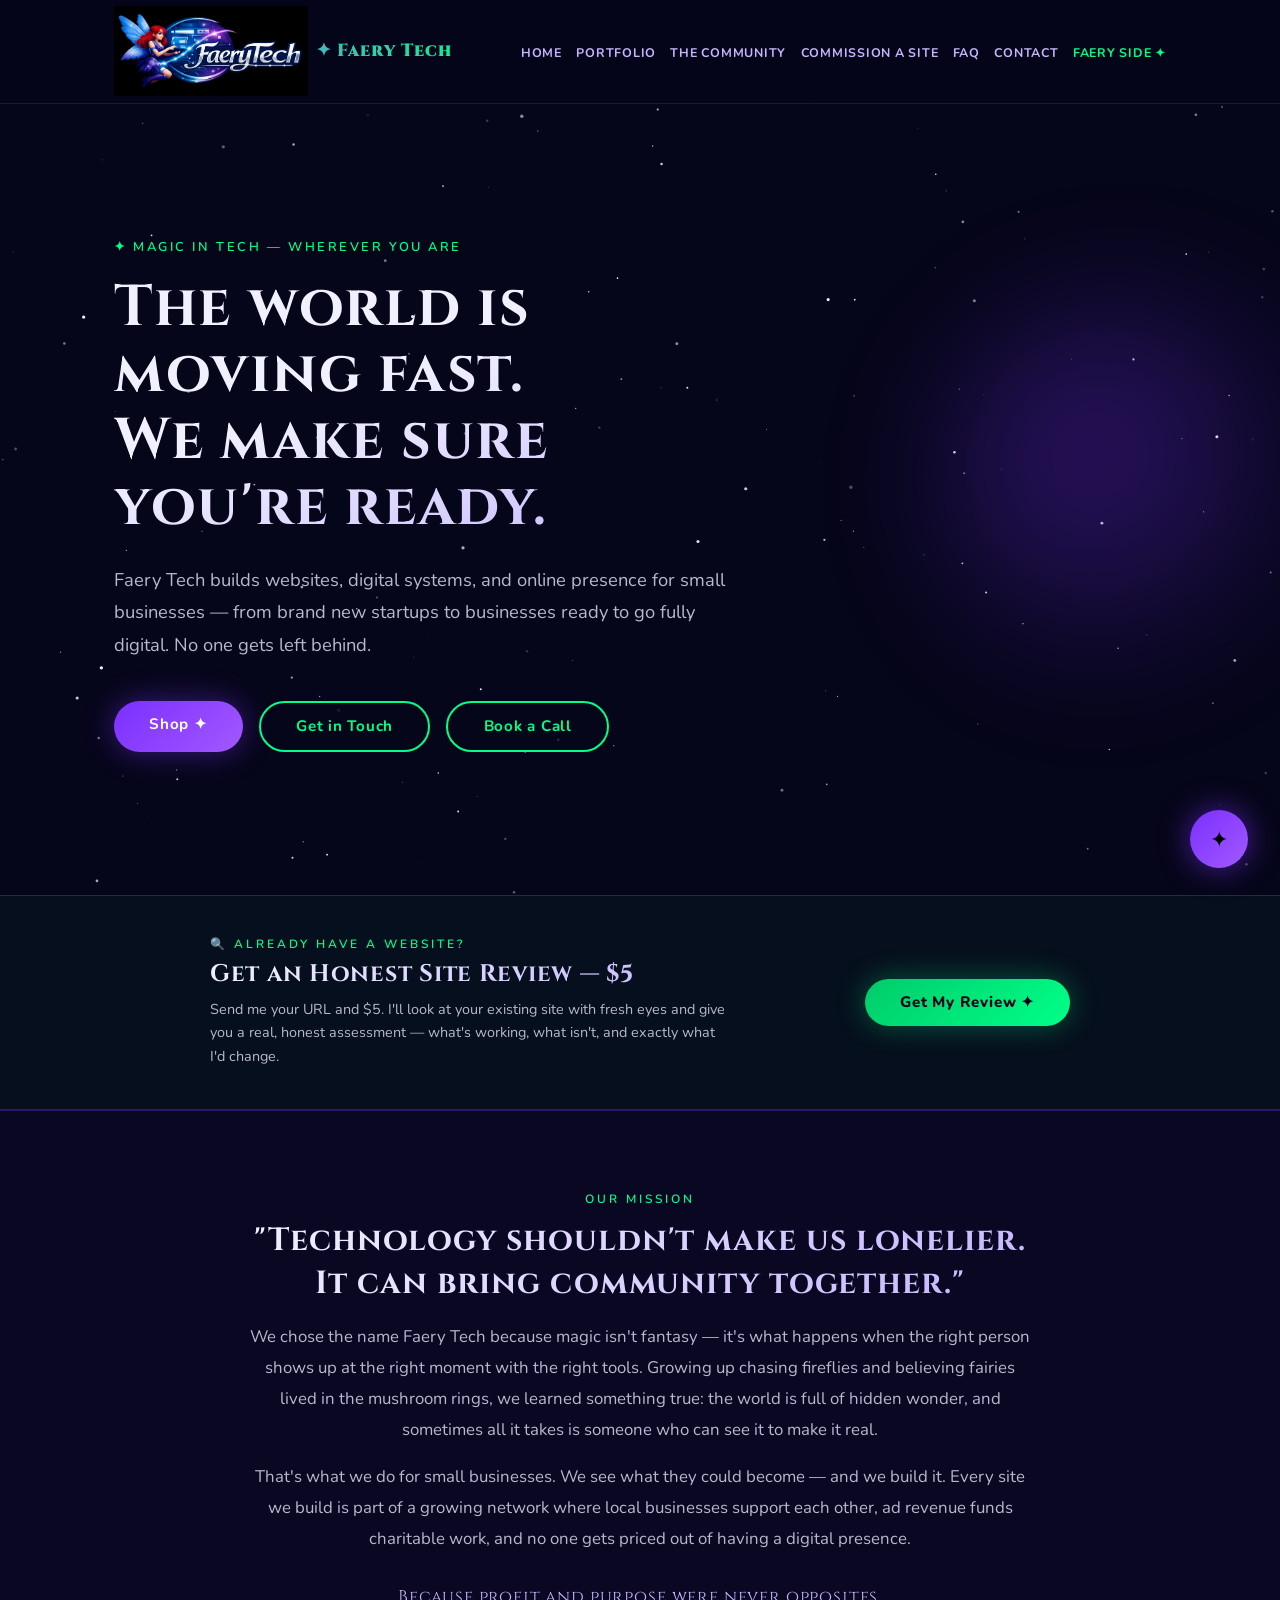
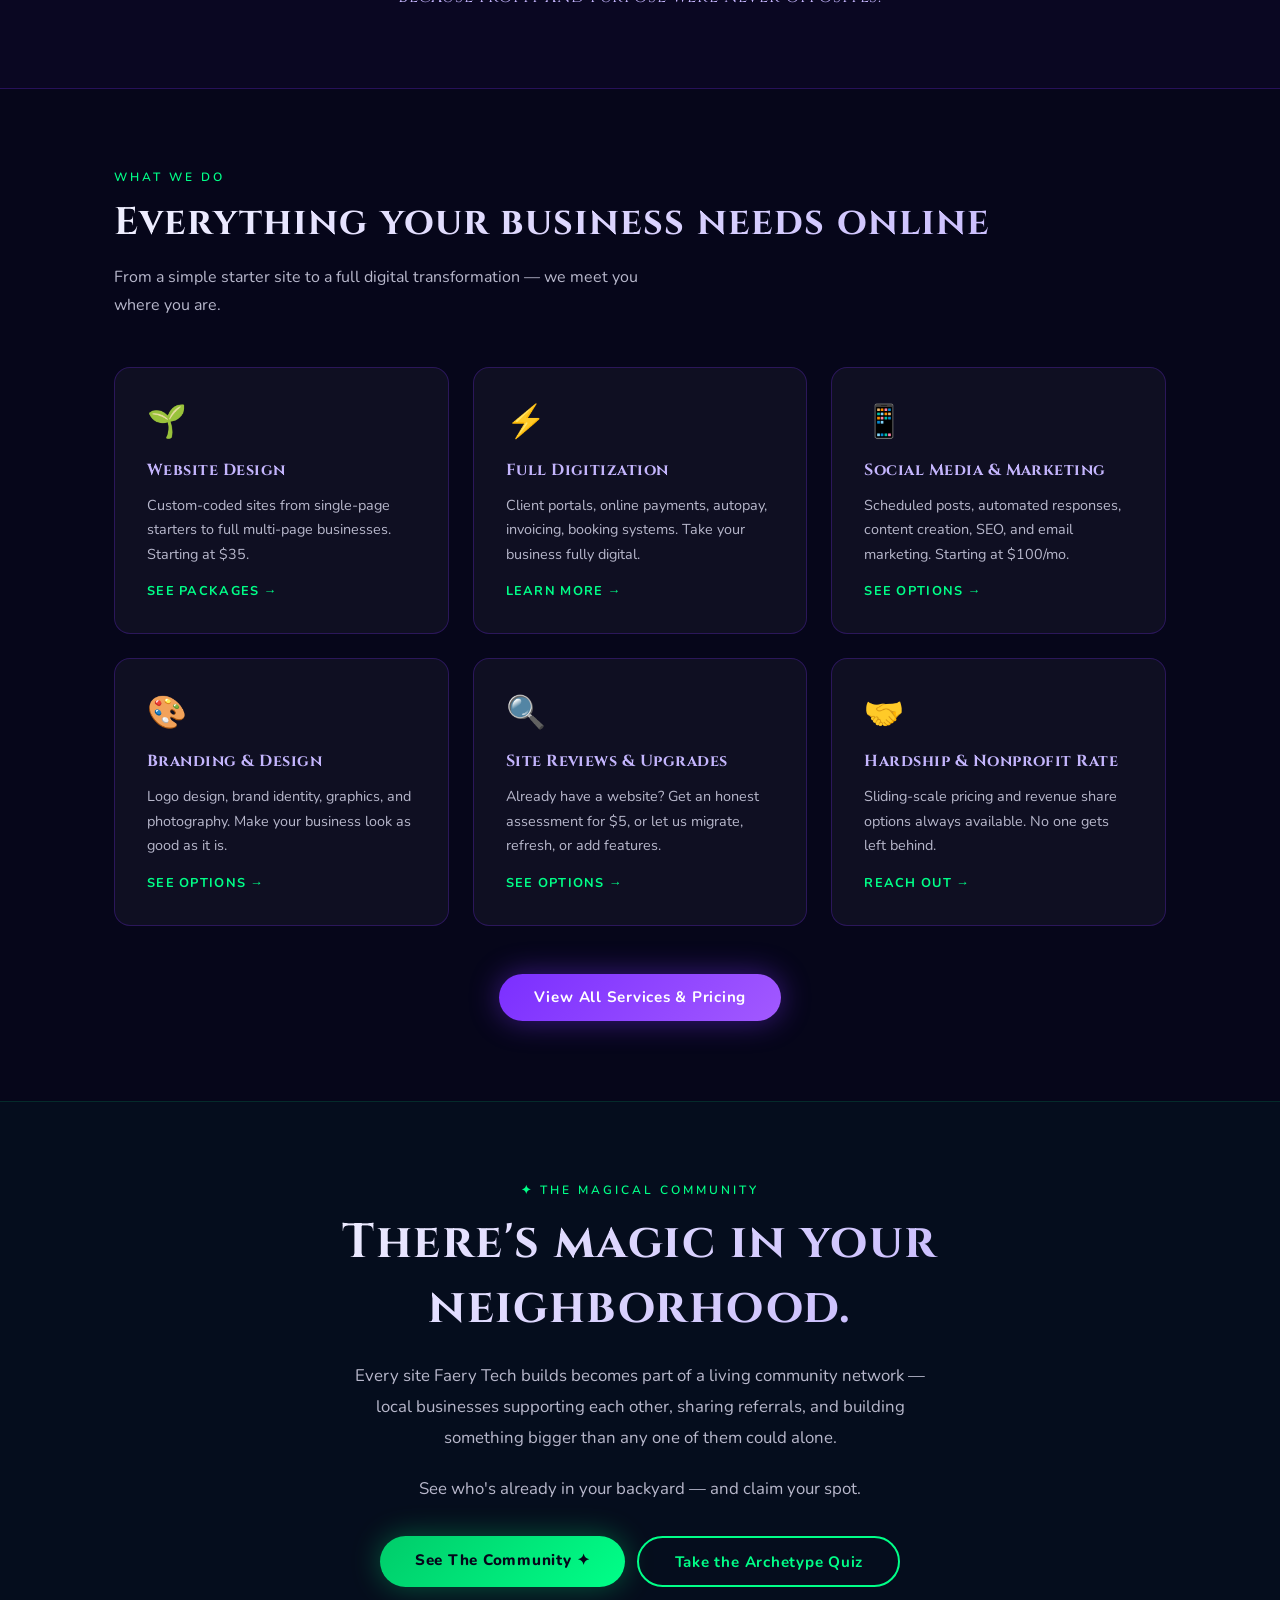
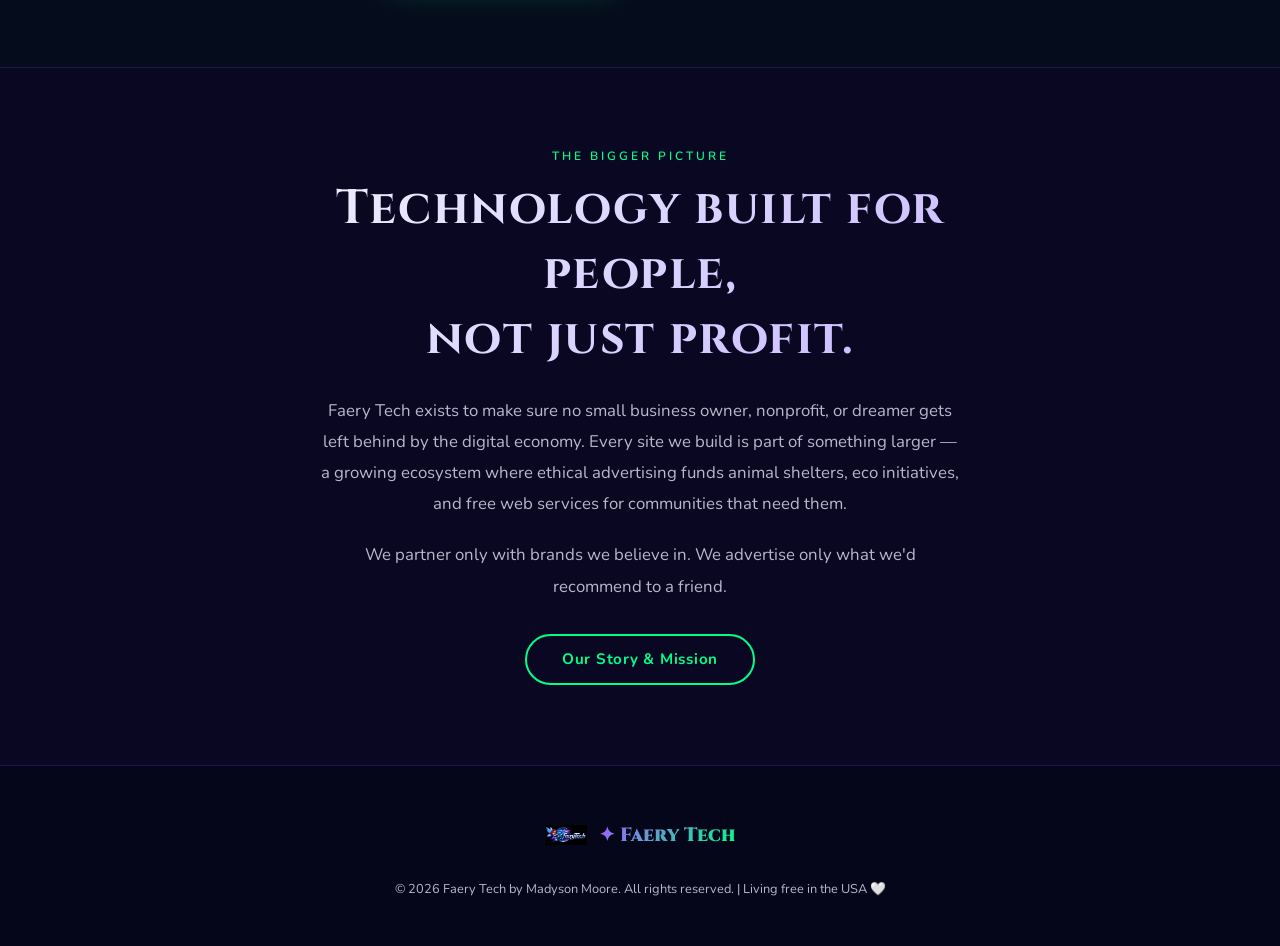
<file: index.html>
<!doctype html>
<html lang="en">
<head>
  <meta charset="utf-8">
  <meta name="viewport" content="width=device-width, initial-scale=1">
  <title>Faery Tech – Magic in Tech</title>
  <link rel="preconnect" href="https://fonts.googleapis.com">
  <link rel="preconnect" href="https://fonts.gstatic.com" crossorigin>
  <link href="https://fonts.googleapis.com/css2?family=Cinzel:wght@400;600;900&family=Nunito:wght@300;400;600;700&display=swap" rel="stylesheet">
  <link rel="stylesheet" href="CSS/styles.css">
  <meta name="description" content="Faery Tech builds websites, digital systems, and online presence for small businesses — nationwide. No one gets left behind.">
</head>
<body>

<canvas id="starfield"></canvas>

<nav>
  <div class="nav-inner">
    <a href="index.html" class="nav-brand active">
      <img src="Files/faerytech-logo.png" alt="Faery Tech">
      ✦ Faery Tech
    </a>
            <ul class="nav-links" id="navLinks">
      <li><a href="index.html">Home</a></li>
      <li><a href="portfolio.html">Portfolio</a></li>
      <li><a href="community.html">The Community</a></li>
      <li><a href="commission.html">Commission a Site</a></li>
      <li><a href="faq.html">FAQ</a></li>
      <li><a href="contact.html">Contact</a></li>
      <li><a href="https://faerytech.org" style="color:var(--green);">Faery Side ✦</a></li>
    </ul>
    <button class="nav-hamburger" id="hamburger" aria-label="Toggle navigation" aria-expanded="false">
      <span></span><span></span><span></span>
    </button>
  </div>
</nav>

<main>

  <!-- ── HERO ── -->
  <section id="hero" class="hero">
    <div class="container">
      <div class="hero-content">
        <p class="hero-eyebrow">✦ Magic in tech — wherever you are</p>
        <h1 class="hero-title">
          The world is moving fast.<br>We make sure you're ready.
        </h1>
        <p class="hero-body">
          Faery Tech builds websites, digital systems, and online presence for small businesses —
          from brand new startups to businesses ready to go fully digital.
          No one gets left behind.
        </p>
        <div class="hero-cta">
          <a href="commission.html" class="btn-primary">Shop ✦</a>
          <a href="contact.html" class="btn-outline">Get in Touch</a>
          <a href="https://calendly.com/faerytech" class="btn-outline" target="_blank">Book a Call</a>
        </div>
      </div>
      <div class="hero-orb"></div>
    </div>
  </section>

  <!-- ── $5 PROMO BAND ── -->
  <section style="padding: 2.5rem 0; background: rgba(0,255,136,0.04); border-top: 1px solid rgba(0,255,136,0.2); border-bottom: 1px solid rgba(0,255,136,0.2);">
    <div class="container">
      <div style="display: flex; align-items: center; justify-content: space-between; flex-wrap: wrap; gap: 1.5rem; max-width: 860px; margin: 0 auto;">
        <div>
          <p class="section-label" style="margin-bottom: 0.35rem;">🔍 Already have a website?</p>
          <h2 style="font-family: 'Cinzel', serif; font-size: clamp(1.1rem, 2.5vw, 1.5rem); background: linear-gradient(135deg, var(--star-white), var(--lavender)); -webkit-background-clip: text; -webkit-text-fill-color: transparent; background-clip: text; margin-bottom: 0.5rem;">
            Get an Honest Site Review — $5
          </h2>
          <p style="color: var(--muted); font-size: 0.9rem; max-width: 520px; line-height: 1.65;">
            Send me your URL and $5. I'll look at your existing site with fresh eyes and give you
            a real, honest assessment — what's working, what isn't, and exactly what I'd change.
          </p>
        </div>
        <a href="contact.html" class="btn-green" style="white-space: nowrap; flex-shrink: 0;">
          Get My Review ✦
        </a>
      </div>
    </div>
  </section>

  <!-- ── MISSION ── -->
  <section id="mission" class="mission-band">
    <div class="container">
      <div class="mission-inner">
        <p class="section-label text-center">Our Mission</p>
        <h2 class="section-title mission-title">
          "Technology shouldn't make us lonelier.<br>It can bring community together."
        </h2>
        <p class="body-text body-text--lg">
          We chose the name Faery Tech because magic isn't fantasy — it's what happens when the right person
          shows up at the right moment with the right tools. Growing up chasing fireflies and believing fairies
          lived in the mushroom rings, we learned something true: the world is full of hidden wonder, and
          sometimes all it takes is someone who can see it to make it real.
        </p>
        <p class="body-text body-text--lg">
          That's what we do for small businesses. We see what they could become — and we build it.
          Every site we build is part of a growing network where local businesses support each other,
          ad revenue funds charitable work, and no one gets priced out of having a digital presence.
        </p>
        <p class="tagline-cinzel">Because profit and purpose were never opposites.</p>
      </div>
    </div>
  </section>

  <!-- ── SERVICES OVERVIEW ── -->
  <section id="services-overview">
    <div class="container">
      <p class="section-label">What We Do</p>
      <h2 class="section-title">Everything your business needs online</h2>
      <p class="section-sub">From a simple starter site to a full digital transformation — we meet you where you are.</p>

      <div class="services-grid">

        <div class="card">
          <div class="card-icon">🌱</div>
          <h3 class="card-heading">Website Design</h3>
          <p class="card-body">Custom-coded sites from single-page starters to full multi-page businesses. Starting at $35.</p>
          <a href="commission.html" class="card-link">See packages →</a>
        </div>

        <div class="card">
          <div class="card-icon">⚡</div>
          <h3 class="card-heading">Full Digitization</h3>
          <p class="card-body">Client portals, online payments, autopay, invoicing, booking systems. Take your business fully digital.</p>
          <a href="commission.html" class="card-link">Learn more →</a>
        </div>

        <div class="card">
          <div class="card-icon">📱</div>
          <h3 class="card-heading">Social Media & Marketing</h3>
          <p class="card-body">Scheduled posts, automated responses, content creation, SEO, and email marketing. Starting at $100/mo.</p>
          <a href="commission.html" class="card-link">See options →</a>
        </div>

        <div class="card">
          <div class="card-icon">🎨</div>
          <h3 class="card-heading">Branding & Design</h3>
          <p class="card-body">Logo design, brand identity, graphics, and photography. Make your business look as good as it is.</p>
          <a href="commission.html" class="card-link">See options →</a>
        </div>

        <div class="card">
          <div class="card-icon">🔍</div>
          <h3 class="card-heading">Site Reviews & Upgrades</h3>
          <p class="card-body">Already have a website? Get an honest assessment for $5, or let us migrate, refresh, or add features.</p>
          <a href="commission.html" class="card-link">See options →</a>
        </div>

        <div class="card">
          <div class="card-icon">🤝</div>
          <h3 class="card-heading">Hardship & Nonprofit Rate</h3>
          <p class="card-body">Sliding-scale pricing and revenue share options always available. No one gets left behind.</p>
          <a href="contact.html" class="card-link">Reach out →</a>
        </div>

      </div>

      <div class="section-cta">
        <a href="commission.html" class="btn-primary">View All Services & Pricing</a>
      </div>
    </div>
  </section>

  <!-- ── YOUR BACKYARD TEASER ── -->
  <section style="padding: 5rem 0; background: rgba(0,255,136,0.03); border-top: 1px solid rgba(0,255,136,0.12);">
    <div class="container">
      <div style="max-width: 720px; margin: 0 auto; text-align: center;">
        <p class="section-label text-center">✦ The Magical Community</p>
        <h2 class="section-title section-title--lg text-center" style="margin-bottom: 1.25rem;">
          There's magic in your neighborhood.
        </h2>
        <p class="body-text body-text--lg" style="text-align: center; max-width: 580px; margin: 0 auto 1.25rem;">
          Every site Faery Tech builds becomes part of a living community network — local businesses
          supporting each other, sharing referrals, and building something bigger than any one of them could alone.
        </p>
        <p class="body-text body-text--lg" style="text-align: center; max-width: 580px; margin: 0 auto 2rem;">
          See who's already in your backyard — and claim your spot.
        </p>
        <div class="btn-group" style="justify-content: center;">
          <a href="community.html" class="btn-green">See The Community ✦</a>
          <a href="quiz.html" class="btn-outline">Take the Archetype Quiz</a>
        </div>
      </div>
    </div>
  </section>

  <!-- ── VISION BAND ── -->
  <section style="padding: 5rem 0; background: rgba(123,47,255,0.04); border-top: 1px solid var(--card-border);">
    <div class="container">
      <div style="max-width: 780px; margin: 0 auto; text-align: center;">
        <p class="section-label text-center">The Bigger Picture</p>
        <h2 class="section-title section-title--lg text-center" style="margin-bottom: 1.5rem;">
          Technology built for people,<br>not just profit.
        </h2>
        <p class="body-text body-text--lg" style="text-align: center; max-width: 640px; margin: 0 auto 1.25rem;">
          Faery Tech exists to make sure no small business owner, nonprofit, or dreamer gets left behind
          by the digital economy. Every site we build is part of something larger — a growing ecosystem
          where ethical advertising funds animal shelters, eco initiatives, and free web services for
          communities that need them.
        </p>
        <p class="body-text body-text--lg" style="text-align: center; max-width: 640px; margin: 0 auto 2rem;">
          We partner only with brands we believe in. We advertise only what we'd recommend to a friend.
        </p>
        <a href="faq.html" class="btn-outline">Our Story &amp; Mission</a>
      </div>
    </div>
  </section>

</main>

<footer>
  <div class="container">
    <div class="footer-inner">
      <div class="footer-logo-wrap">
        <img src="Files/faerytech-logo.png" alt="Faery Tech">
        <p class="footer-brand">✦ Faery Tech</p>
      </div>
      <nav class="footer-links">
        <a href="index.html">Home</a>
        <a href="commission.html">Commission a Site</a>
        <a href="portfolio.html">Portfolio</a>
        <a href="community.html">The Community</a>
        <a href="faq.html">FAQ</a>
        <a href="contact.html">Contact</a>
      </nav>
      <p class="copyright">© 2026 Faery Tech by Madyson Moore. All rights reserved. | Living free in the USA 🤍</p>
    </div>
  </div>
</footer>

<script src="JS/chat.js"></script>
<script src="JS/main.js"></script>

<!-- ── EMAIL POPUP ── -->
<div class="popup-overlay" id="emailPopup" role="dialog" aria-modal="true" aria-label="Get your coupon code">
  <div class="popup-card">
    <button class="popup-close" id="popupClose" aria-label="Close">✕</button>
    <div id="popupFormWrap">
      <p class="popup-eyebrow">✦ Before you go</p>
      <h2 class="popup-title">Find out your<br>magical archetype</h2>
      <p class="popup-sub">Take the 2-minute quiz and get a coupon code for your site. Drop your email and we'll send your result + discount straight to you.</p>
      <form class="popup-form" id="popupForm">
        <input type="email" id="popupEmail" placeholder="your@email.com" required autocomplete="email">
        <button type="submit" class="btn-green">Get My Coupon ✦</button>
      </form>
      <p class="popup-skip">or <a id="popupSkip">take the quiz now →</a></p>
    </div>
    <div class="popup-success" id="popupSuccess">
      <span class="success-emoji">✦</span>
      <h3>You're on the list!</h3>
      <p>Check your inbox — your archetype result and coupon code are on their way.</p>
    </div>
  </div>
</div>
</body>
</html>
</file>
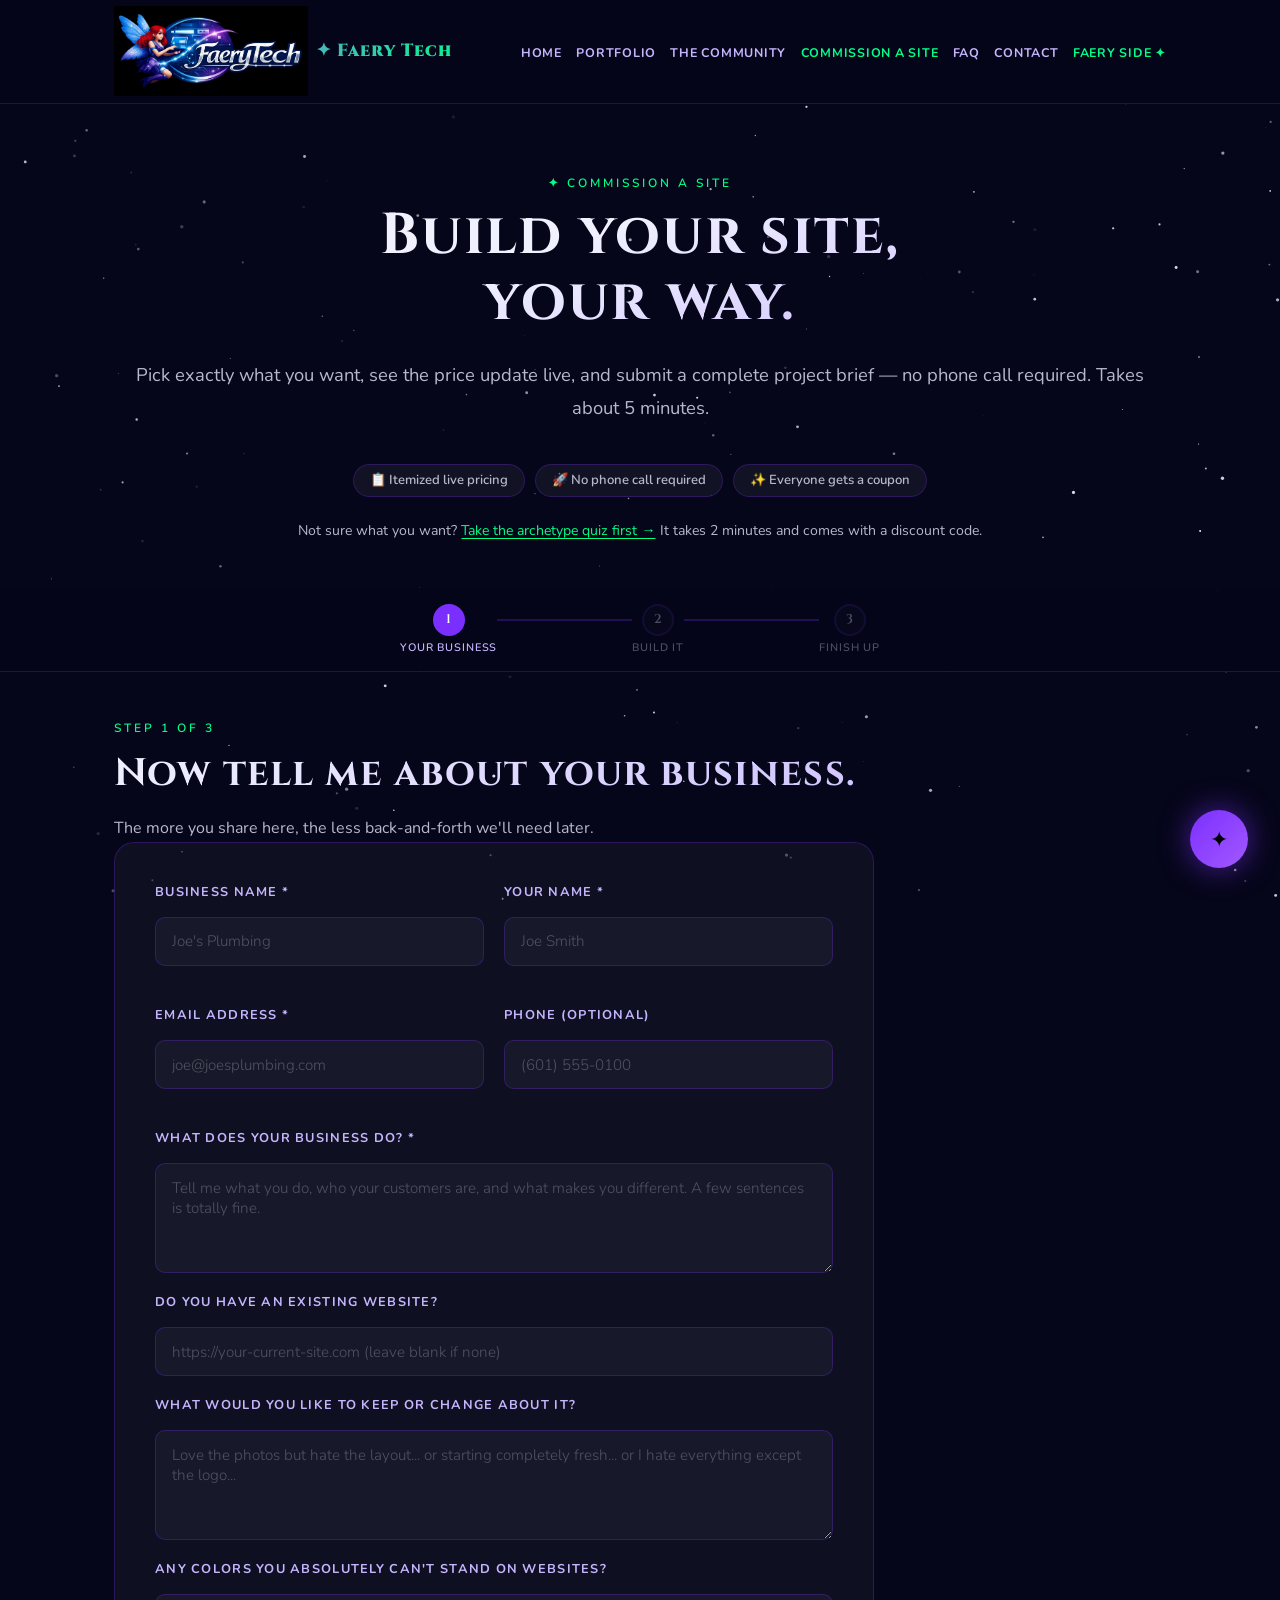
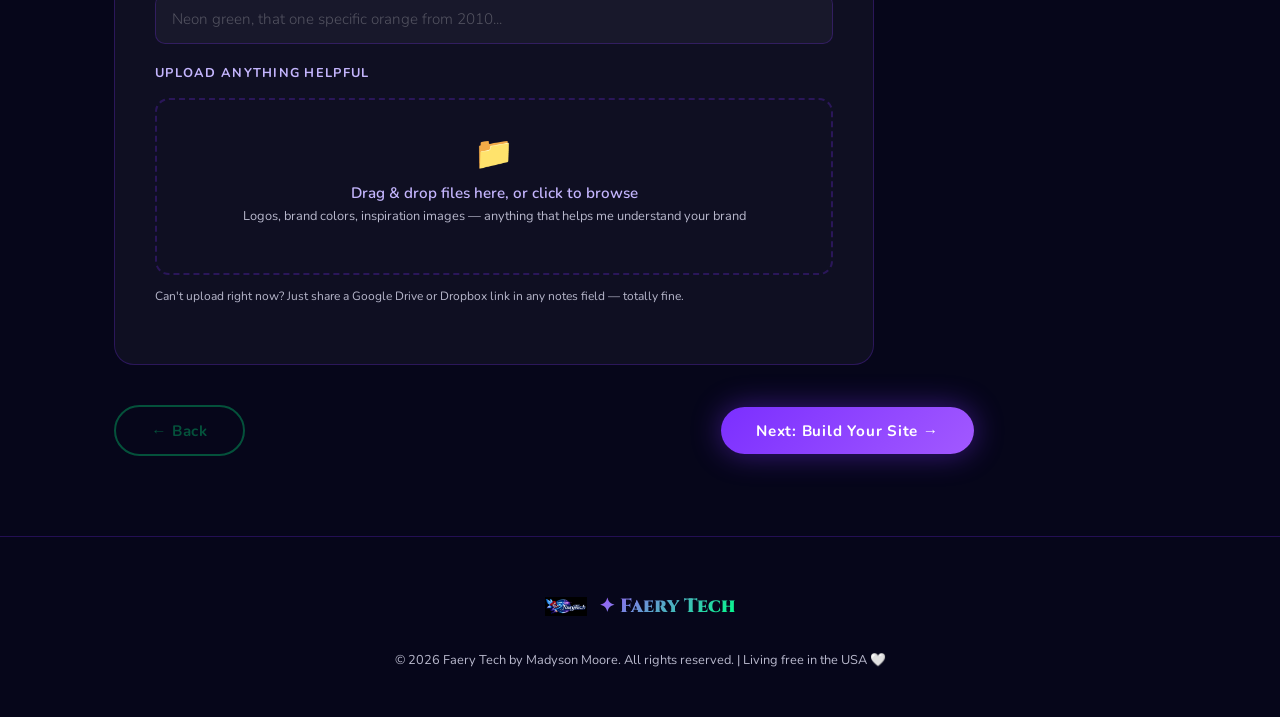
<file: commission.html>
<!doctype html>
<html lang="en">
<head>
  <meta charset="utf-8">
  <meta name="viewport" content="width=device-width, initial-scale=1">
  <title>Commission a Site – Faery Tech</title>
  <link rel="preconnect" href="https://fonts.googleapis.com">
  <link rel="preconnect" href="https://fonts.gstatic.com" crossorigin>
  <link href="https://fonts.googleapis.com/css2?family=Cinzel:wght@400;600;900&family=Nunito:wght@300;400;600;700&display=swap" rel="stylesheet">
  <link rel="stylesheet" href="CSS/styles.css">
  <meta name="description" content="Build your custom website quote with Faery Tech. Pick exactly what you need, see live pricing, and submit a complete brief — no phone call required.">
</head>
<body>

<canvas id="starfield"></canvas>

<nav>
  <div class="nav-inner">
    <a href="index.html" class="nav-brand">
      <img src="Files/faerytech-logo.png" alt="Faery Tech">
      ✦ Faery Tech
    </a>
            <ul class="nav-links" id="navLinks">
      <li><a href="index.html">Home</a></li>
      <li><a href="portfolio.html">Portfolio</a></li>
      <li><a href="community.html">The Community</a></li>
      <li><a href="commission.html" class="active">Commission a Site</a></li>
      <li><a href="faq.html">FAQ</a></li>
      <li><a href="contact.html">Contact</a></li>
      <li><a href="https://faerytech.org" style="color:var(--green);">Faery Side ✦</a></li>
    </ul>
    <button class="nav-hamburger" id="hamburger" aria-label="Toggle navigation" aria-expanded="false">
      <span></span><span></span><span></span>
    </button>
  </div>
</nav>

<main>

  <!-- ══════════ HERO ══════════ -->
  <section class="comm-hero">
    <div class="container">
      <p class="section-label">✦ Commission a Site</p>
      <h1 class="hero-title">Build your site,<br>your way.</h1>
      <p class="hero-body">Pick exactly what you want, see the price update live, and submit a complete project brief — no phone call required. Takes about 5 minutes.</p>
      <div class="comm-badges">
        <span class="comm-badge">📋 Itemized live pricing</span>
        <span class="comm-badge">🚀 No phone call required</span>
        <span class="comm-badge">✨ Everyone gets a coupon</span>
      </div>
      <p style="margin-top:1.5rem; font-size:0.88rem; color:var(--muted);">
        Not sure what you want? <a href="quiz.html" style="color:var(--green); text-decoration:underline; text-underline-offset:3px;">Take the archetype quiz first →</a> It takes 2 minutes and comes with a discount code.
      </p>
    </div>
  </section>

  <!-- ══════════ STEP PROGRESS ══════════ -->
  <div class="comm-progress">
    <div class="container">
      <div class="comm-steps-bar">
        <div class="comm-step-dot active" data-step="1">
          <span class="step-num">1</span>
          <span class="step-label">Your Business</span>
        </div>
        <div class="comm-step-line"></div>
        <div class="comm-step-dot" data-step="2">
          <span class="step-num">2</span>
          <span class="step-label">Build It</span>
        </div>
        <div class="comm-step-line"></div>
        <div class="comm-step-dot" data-step="3">
          <span class="step-num">3</span>
          <span class="step-label">Finish Up</span>
        </div>

      </div>
    </div>
  </div>


  <!-- ════════════════════════════════════════
       STEP 2 — BUSINESS INFO
  ════════════════════════════════════════ -->
  <section class="comm-panel active" id="comm-step-1">
    <div class="container">
      <p class="section-label">Step 1 of 3</p>
      <h2 class="section-title">Now tell me about your business.</h2>
      <p class="section-sub">The more you share here, the less back-and-forth we'll need later.</p>

      <div class="form-wrap">

        <div class="form-row">
          <div class="form-group">
            <label for="biz-name">Business Name *</label>
            <input type="text" id="biz-name" name="business_name" placeholder="Joe's Plumbing" required>
          </div>
          <div class="form-group">
            <label for="contact-name">Your Name *</label>
            <input type="text" id="contact-name" name="contact_name" placeholder="Joe Smith" required>
          </div>
        </div>

        <div class="form-row">
          <div class="form-group">
            <label for="contact-email">Email Address *</label>
            <input type="email" id="contact-email" name="email" placeholder="joe@joesplumbing.com" required>
          </div>
          <div class="form-group">
            <label for="contact-phone">Phone (optional)</label>
            <input type="tel" id="contact-phone" name="phone" placeholder="(601) 555-0100">
          </div>
        </div>

        <div class="form-group">
          <label for="biz-desc">What does your business do? *</label>
          <textarea id="biz-desc" name="business_description" placeholder="Tell me what you do, who your customers are, and what makes you different. A few sentences is totally fine." required></textarea>
        </div>

        <div class="form-group">
          <label for="existing-url">Do you have an existing website?</label>
          <input type="url" id="existing-url" name="existing_site" placeholder="https://your-current-site.com (leave blank if none)">
        </div>

        <div class="form-group">
          <label for="existing-notes">What would you like to keep or change about it?</label>
          <textarea id="existing-notes" name="existing_notes" placeholder="Love the photos but hate the layout... or starting completely fresh... or I hate everything except the logo..."></textarea>
        </div>

        <div class="form-group">
          <label for="hate-colors">Any colors you absolutely can't stand on websites?</label>
          <input type="text" id="hate-colors" name="hate_colors" placeholder="Neon green, that one specific orange from 2010...">
        </div>

        <!-- File upload -->
        <div class="form-group">
          <label>Upload anything helpful</label>
          <div class="file-drop-zone" id="fileDropZone">
            <p class="file-drop-icon">📁</p>
            <p class="file-drop-text">Drag &amp; drop files here, or click to browse</p>
            <p class="file-drop-sub">Logos, brand colors, inspiration images — anything that helps me understand your brand</p>
            <input type="file" id="fileInput" name="files" multiple accept="image/*,.pdf,.svg,.ai,.eps,.zip" class="file-input-hidden">
            <div class="file-list" id="fileList"></div>
          </div>
          <p class="form-hint">Can't upload right now? Just share a Google Drive or Dropbox link in any notes field — totally fine.</p>
        </div>

      </div>

      <div class="comm-nav">
        <button class="btn-outline" disabled style="opacity:0.3;">← Back</button>
        <button class="btn-primary" onclick="CommissionApp.goToStep(2)">Next: Build Your Site →</button>
      </div>
    </div>
  </section>


  <!-- ════════════════════════════════════════
       STEP 3 — CONFIGURATOR
  ════════════════════════════════════════ -->
  <section class="comm-panel" id="comm-step-2">
    <div class="container">
      <p class="section-label">Step 2 of 3</p>
      <h2 class="section-title">Build your site, piece by piece.</h2>
      <p class="section-sub">Check what you want. The price updates live. Add notes to any item — the more you describe, the better your result.</p>

      <!-- Floating price bar (sticky below navbar) -->
      <div class="price-float" id="priceFloat">
        <div class="price-float-inner">
          <div class="price-float-lines" id="priceLineItems">
            <!-- injected by JS -->
          </div>
          <div class="price-float-total">
            <span>Estimate</span>
            <strong id="priceTotalDisplay">$35</strong>
          </div>
        </div>
      </div>

      <!-- Always included -->
      <div class="config-section">
        <h3 class="config-section-head">✓ Always included — no extra charge</h3>
        <div class="included-grid">
          <span class="included-pill">📱 Mobile responsive</span>
          <span class="included-pill">🔍 Basic SEO</span>
          <span class="included-pill">🤖 AI chat — first year</span>
          <span class="included-pill">🔄 1 revision round</span>
          <span class="included-pill">📥 Your site files</span>
          <span class="included-pill">🌐 Free hosting (GitHub Pages)</span>
          <span class="included-pill">🔒 SSL / HTTPS</span>
          <span class="included-pill">📖 Hosting instructions</span>
        </div>
      </div>

      <!-- ── PAGES ── -->
      <div class="config-section">
        <h3 class="config-section-head">Pages</h3>
        <p class="config-section-note">Your home page comes with every site. Add whatever else your business needs.</p>

        <!-- Home: always included, no checkbox -->
        <div class="config-row always-on">
          <div class="config-row-main">
            <span class="check-forced">✦</span>
            <div class="config-info">
              <span class="config-name">Home page</span>
              <span class="config-desc">Your main landing page — always included</span>
            </div>
          </div>
          <span class="config-tag-included">included</span>
        </div>

        <!-- Each additional page: checkbox + describe panel -->
        <div class="config-row" id="row-page-about">
          <div class="config-row-main">
            <input type="checkbox" id="page-about" class="config-check" data-price="20" data-key="page-about" data-label="About page">
            <label class="config-info" for="page-about">
              <span class="config-name">About page</span>
              <span class="config-desc">Your story, team, mission, values</span>
            </label>
          </div>
          <span class="config-price">+$20</span>
        </div>
        <div class="config-describe hidden" id="desc-page-about"><textarea placeholder="What should this page cover? Team bios? Your origin story? Company values? Any photos?"></textarea></div>

        <div class="config-row" id="row-page-services">
          <div class="config-row-main">
            <input type="checkbox" id="page-services" class="config-check" data-price="20" data-key="page-services" data-label="Services / Menu page">
            <label class="config-info" for="page-services">
              <span class="config-name">Services / Menu page</span>
              <span class="config-desc">What you offer, with descriptions and pricing</span>
            </label>
          </div>
          <span class="config-price">+$20</span>
        </div>
        <div class="config-describe hidden" id="desc-page-services"><textarea placeholder="List your services or menu items. How many? Do you want prices shown? Any categories or tiers?"></textarea></div>

        <div class="config-row" id="row-page-contact">
          <div class="config-row-main">
            <input type="checkbox" id="page-contact" class="config-check" data-price="20" data-key="page-contact" data-label="Contact page">
            <label class="config-info" for="page-contact">
              <span class="config-name">Contact page</span>
              <span class="config-desc">Contact form, address, phone, map — the form is included</span>
            </label>
          </div>
          <span class="config-price">+$20</span>
        </div>
        <div class="config-describe hidden" id="desc-page-contact"><textarea placeholder="What info should people be able to send you? Should it include a map? Multiple locations?"></textarea></div>

        <div class="config-row" id="row-page-gallery">
          <div class="config-row-main">
            <input type="checkbox" id="page-gallery" class="config-check" data-price="30" data-key="page-gallery" data-label="Gallery / Portfolio page">
            <label class="config-info" for="page-gallery">
              <span class="config-name">Gallery / Portfolio page</span>
              <span class="config-desc">Photo grid or project showcase, filterable by category</span>
            </label>
          </div>
          <span class="config-price">+$30</span>
        </div>
        <div class="config-describe hidden" id="desc-page-gallery"><textarea placeholder="Products, past work, before/afters? Do you want category filters? Roughly how many images?"></textarea></div>

        <div class="config-row" id="row-page-blog">
          <div class="config-row-main">
            <input type="checkbox" id="page-blog" class="config-check" data-price="40" data-key="page-blog" data-label="Blog">
            <label class="config-info" for="page-blog">
              <span class="config-name">Blog</span>
              <span class="config-desc">Post listing + article template — write and publish your own content</span>
            </label>
          </div>
          <span class="config-price">+$40</span>
        </div>
        <div class="config-describe hidden" id="desc-page-blog"><textarea placeholder="What will you write about? How often? Do you need categories or tags?"></textarea></div>

        <div class="config-row" id="row-page-booking">
          <div class="config-row-main">
            <input type="checkbox" id="page-booking" class="config-check" data-price="40" data-key="page-booking" data-label="Booking / Appointments page">
            <label class="config-info" for="page-booking">
              <span class="config-name">Booking / Appointments page</span>
              <span class="config-desc">Calendar integration so customers can schedule directly online</span>
            </label>
          </div>
          <span class="config-price">+$40</span>
        </div>
        <div class="config-describe hidden" id="desc-page-booking"><textarea placeholder="What types of appointments? Do you already use a booking tool (Calendly, Acuity, etc.)?"></textarea></div>

        <div class="config-row" id="row-page-team">
          <div class="config-row-main">
            <input type="checkbox" id="page-team" class="config-check" data-price="20" data-key="page-team" data-label="Team / Staff page">
            <label class="config-info" for="page-team">
              <span class="config-name">Team / Staff page</span>
              <span class="config-desc">Bios, photos, and roles for your team members</span>
            </label>
          </div>
          <span class="config-price">+$20</span>
        </div>
        <div class="config-describe hidden" id="desc-page-team"><textarea placeholder="How many team members? Will you provide photos and bios, or do you need help writing them?"></textarea></div>

        <div class="config-row" id="row-page-testimonials">
          <div class="config-row-main">
            <input type="checkbox" id="page-testimonials" class="config-check" data-price="20" data-key="page-testimonials" data-label="Testimonials page">
            <label class="config-info" for="page-testimonials">
              <span class="config-name">Testimonials page</span>
              <span class="config-desc">Reviews, quotes, and star ratings from your customers</span>
            </label>
          </div>
          <span class="config-price">+$20</span>
        </div>
        <div class="config-describe hidden" id="desc-page-testimonials"><textarea placeholder="Do you have reviews already collected? From Google, Yelp, Facebook? How many to feature?"></textarea></div>

        <div class="config-row" id="row-page-faq">
          <div class="config-row-main">
            <input type="checkbox" id="page-faq" class="config-check" data-price="25" data-key="page-faq" data-label="FAQ page">
            <label class="config-info" for="page-faq">
              <span class="config-name">FAQ page</span>
              <span class="config-desc">Accordion-style answers to your most common customer questions</span>
            </label>
          </div>
          <span class="config-price">+$25</span>
        </div>
        <div class="config-describe hidden" id="desc-page-faq"><textarea placeholder="List your most common questions if you have them. Or just describe what customers usually ask and I'll draft them."></textarea></div>

        <div class="config-row" id="row-page-menu">
          <div class="config-row-main">
            <input type="checkbox" id="page-menu" class="config-check" data-price="25" data-key="page-menu" data-label="Menu / Price list page">
            <label class="config-info" for="page-menu">
              <span class="config-name">Menu / Price list page</span>
              <span class="config-desc">For restaurants, salons, contractors — a clean, scannable price list</span>
            </label>
          </div>
          <span class="config-price">+$25</span>
        </div>
        <div class="config-describe hidden" id="desc-page-menu"><textarea placeholder="How many items or categories? Will you update it often? Photos with items?"></textarea></div>

        <div class="config-row" id="row-page-custom">
          <div class="config-row-main">
            <input type="checkbox" id="page-custom" class="config-check" data-price="40" data-key="page-custom" data-label="Custom page">
            <label class="config-info" for="page-custom">
              <span class="config-name">Custom page</span>
              <span class="config-desc">Something not on this list — describe it and I'll tell you if the price changes</span>
            </label>
          </div>
          <span class="config-price">~+$40</span>
        </div>
        <div class="config-describe hidden" id="desc-page-custom"><textarea placeholder="What's on it? What does it do? Who uses it?"></textarea></div>
      </div>

      <!-- ── FEATURES ── -->
      <div class="config-section">
        <h3 class="config-section-head">Features &amp; Widgets</h3>
        <p class="config-section-note">Add functionality to any page. Mix and match.</p>

        <div class="config-row">
          <div class="config-row-main">
            <input type="checkbox" id="feat-form" class="config-check" data-price="15" data-key="feat-form" data-label="Contact form (standalone)">
            <label class="config-info" for="feat-form">
              <span class="config-name">Contact form (standalone)</span>
              <span class="config-desc">Add a form to the home page or an existing page — not a full contact page</span>
            </label>
          </div>
          <span class="config-price">+$15</span>
        </div>
        <div class="config-describe hidden" id="desc-feat-form"><textarea placeholder="What info should it collect? Name, email, message? Quote request fields? Service selector?"></textarea></div>

        <div class="config-row">
          <div class="config-row-main">
            <input type="checkbox" id="feat-booking" class="config-check" data-price="40" data-key="feat-booking" data-label="Booking calendar widget">
            <label class="config-info" for="feat-booking">
              <span class="config-name">Booking calendar widget</span>
              <span class="config-desc">Embed a scheduler on any page — customers book without calling</span>
            </label>
          </div>
          <span class="config-price">+$40</span>
        </div>
        <div class="config-describe hidden" id="desc-feat-booking"><textarea placeholder="Do you already use a booking tool? How many service types need scheduling?"></textarea></div>

        <div class="config-row">
          <div class="config-row-main">
            <input type="checkbox" id="feat-payment" class="config-check" data-price="60" data-key="feat-payment" data-label="Payment integration">
            <label class="config-info" for="feat-payment">
              <span class="config-name">Payment integration</span>
              <span class="config-desc">Stripe checkout, pay buttons, or invoice links — accept money online</span>
            </label>
          </div>
          <span class="config-price">+$60</span>
        </div>
        <div class="config-describe hidden" id="desc-feat-payment"><textarea placeholder="What are you selling? Fixed prices, variable services, deposits? Do you already have a Stripe account?"></textarea></div>

        <div class="config-row">
          <div class="config-row-main">
            <input type="checkbox" id="feat-carousel" class="config-check" data-price="20" data-key="feat-carousel" data-label="Photo carousel / slider">
            <label class="config-info" for="feat-carousel">
              <span class="config-name">Photo carousel / slider</span>
              <span class="config-desc">Auto-advancing image slideshow for showcasing work or products</span>
            </label>
          </div>
          <span class="config-price">+$20</span>
        </div>
        <div class="config-describe hidden" id="desc-feat-carousel"><textarea placeholder="How many images? Work samples, team photos, products? Auto-advance or click-through?"></textarea></div>

        <div class="config-row">
          <div class="config-row-main">
            <input type="checkbox" id="feat-social" class="config-check" data-price="30" data-key="feat-social" data-label="Social media feed">
            <label class="config-info" for="feat-social">
              <span class="config-name">Social media feed</span>
              <span class="config-desc">Live Instagram or Facebook posts embedded on your site</span>
            </label>
          </div>
          <span class="config-price">+$30</span>
        </div>
        <div class="config-describe hidden" id="desc-feat-social"><textarea placeholder="Which platform — Instagram, Facebook, or both? Where on the site should it appear?"></textarea></div>

        <div class="config-row">
          <div class="config-row-main">
            <input type="checkbox" id="feat-maps" class="config-check" data-price="15" data-key="feat-maps" data-label="Google Maps embed">
            <label class="config-info" for="feat-maps">
              <span class="config-name">Google Maps embed</span>
              <span class="config-desc">Interactive map — customers can get directions right from your site</span>
            </label>
          </div>
          <span class="config-price">+$15</span>
        </div>
        <div class="config-describe hidden" id="desc-feat-maps"><textarea placeholder="One location or multiple? Any specific service area to show?"></textarea></div>

        <div class="config-row">
          <div class="config-row-main">
            <input type="checkbox" id="feat-newsletter" class="config-check" data-price="25" data-key="feat-newsletter" data-label="Newsletter signup">
            <label class="config-info" for="feat-newsletter">
              <span class="config-name">Newsletter signup</span>
              <span class="config-desc">Mailchimp or similar — collect emails and build your audience</span>
            </label>
          </div>
          <span class="config-price">+$25</span>
        </div>
        <div class="config-describe hidden" id="desc-feat-newsletter"><textarea placeholder="Do you already have a Mailchimp account? What will you send — promotions, updates, tips?"></textarea></div>

        <div class="config-row">
          <div class="config-row-main">
            <input type="checkbox" id="feat-portal" class="config-check" data-price="150" data-key="feat-portal" data-label="Client login portal">
            <label class="config-info" for="feat-portal">
              <span class="config-name">Client login portal</span>
              <span class="config-desc">Secure area for existing customers — view services, manage billing, download files</span>
            </label>
          </div>
          <span class="config-price">+$150</span>
        </div>
        <div class="config-describe hidden" id="desc-feat-portal"><textarea placeholder="What should clients see when logged in? Invoices? Files? Service status? Payment management?"></textarea></div>

        <div class="config-row">
          <div class="config-row-main">
            <input type="checkbox" id="feat-autopay" class="config-check" data-price="80" data-key="feat-autopay" data-label="Autopay / recurring billing">
            <label class="config-info" for="feat-autopay">
              <span class="config-name">Autopay / recurring billing</span>
              <span class="config-desc">Set-and-forget subscriptions — customers enter their card once, charged automatically</span>
            </label>
          </div>
          <span class="config-price">+$80</span>
        </div>
        <div class="config-describe hidden" id="desc-feat-autopay"><textarea placeholder="What recurring services are you charging for? Monthly, yearly, or both? Any free trial periods?"></textarea></div>

        <div class="config-row">
          <div class="config-row-main">
            <input type="checkbox" id="feat-custom" class="config-check" data-price="0" data-key="feat-custom" data-label="Custom feature (to be quoted)">
            <label class="config-info" for="feat-custom">
              <span class="config-name">Custom feature</span>
              <span class="config-desc">Something specific to your business — I'll quote it after reviewing your brief</span>
            </label>
          </div>
          <span class="config-price">quote</span>
        </div>
        <div class="config-describe hidden" id="desc-feat-custom"><textarea placeholder="Describe what it does, who uses it, and if you've seen something similar anywhere online."></textarea></div>
      </div>

      <!-- ── BRANDING ── -->
      <div class="config-section">
        <h3 class="config-section-head">Branding</h3>
        <p class="config-section-note">Make it look and feel like you. Mix and match — or get the full kit.</p>

        <div class="config-row">
          <div class="config-row-main">
            <input type="checkbox" id="brand-logo" class="config-check" data-price="75" data-key="brand-logo" data-label="Logo design">
            <label class="config-info" for="brand-logo">
              <span class="config-name">Logo design</span>
              <span class="config-desc">2–3 concepts, 2 revision rounds, all formats (PNG, SVG, PDF)</span>
            </label>
          </div>
          <span class="config-price">+$75</span>
        </div>
        <div class="config-describe hidden" id="desc-brand-logo"><textarea placeholder="Any logos you love or hate? Colors you use? Words or symbols that represent you?"></textarea></div>

        <div class="config-row">
          <div class="config-row-main">
            <input type="checkbox" id="brand-palette" class="config-check" data-price="30" data-key="brand-palette" data-label="Brand color palette">
            <label class="config-info" for="brand-palette">
              <span class="config-name">Brand color palette</span>
              <span class="config-desc">5-color palette with usage guide — primary, secondary, accent, neutral, dark</span>
            </label>
          </div>
          <span class="config-price">+$30</span>
        </div>
        <div class="config-describe hidden" id="desc-brand-palette"><textarea placeholder="Any colors you already associate with your brand? Industry norms you want to lean into or stand out from?"></textarea></div>

        <div class="config-row">
          <div class="config-row-main">
            <input type="checkbox" id="brand-fonts" class="config-check" data-price="20" data-key="brand-fonts" data-label="Custom font pairing">
            <label class="config-info" for="brand-fonts">
              <span class="config-name">Custom font pairing</span>
              <span class="config-desc">Heading + body font selected for your brand personality</span>
            </label>
          </div>
          <span class="config-price">+$20</span>
        </div>
        <div class="config-describe hidden" id="desc-brand-fonts"><textarea placeholder="Modern and minimal? Elegant and editorial? Bold and fun? Any fonts you already love?"></textarea></div>

        <div class="config-row">
          <div class="config-row-main">
            <input type="checkbox" id="brand-guide" class="config-check" data-price="80" data-key="brand-guide" data-label="Full brand style guide">
            <label class="config-info" for="brand-guide">
              <span class="config-name">Full brand style guide</span>
              <span class="config-desc">Colors, fonts, logo rules, voice/tone guide — a reference doc for everything brand</span>
            </label>
          </div>
          <span class="config-price">+$80</span>
        </div>
        <div class="config-describe hidden" id="desc-brand-guide"><textarea placeholder="Do you have employees or contractors who need consistency guidelines? Will you hire designers or marketers?"></textarea></div>
      </div>

      <!-- ── CONTENT ── -->
      <div class="config-section">
        <h3 class="config-section-head">Content</h3>
        <p class="config-section-note">You can provide your own content, or let me write it for you.</p>

        <!-- Copywriting: checkbox + page counter -->
        <div class="config-row" id="row-content-copy">
          <div class="config-row-main">
            <input type="checkbox" id="content-copy" class="config-check" data-price="0" data-key="content-copy" data-label="Copywriting">
            <label class="config-info" for="content-copy">
              <span class="config-name">Copywriting</span>
              <span class="config-desc">SEO-optimized website copy written for you, matched to your brand voice</span>
            </label>
          </div>
          <div class="copy-counter hidden" id="copy-counter">
            <label for="copy-pages">Pages:</label>
            <input type="number" id="copy-pages" min="1" max="20" value="1">
            <span id="copy-price-live">+$50</span>
          </div>
          <span class="config-price" id="copy-price-static">$50/page</span>
        </div>
        <div class="config-describe hidden" id="desc-content-copy"><textarea placeholder="Which pages need copy? Any important keywords? Tone — formal, friendly, authoritative?"></textarea></div>

        <div class="config-row">
          <div class="config-row-main">
            <input type="checkbox" id="content-stock" class="config-check" data-price="25" data-key="content-stock" data-label="Stock photo sourcing">
            <label class="config-info" for="content-stock">
              <span class="config-name">Stock photo sourcing</span>
              <span class="config-desc">Licensed, on-brand images selected for your site — no random generic stuff</span>
            </label>
          </div>
          <span class="config-price">+$25</span>
        </div>
        <div class="config-describe hidden" id="desc-content-stock"><textarea placeholder="What vibe are you going for? Any subject matter that must or must not appear?"></textarea></div>

        <div class="config-row">
          <div class="config-row-main">
            <input type="checkbox" id="content-photo" class="config-check" data-price="100" data-key="content-photo" data-label="On-location photography">
            <label class="config-info" for="content-photo">
              <span class="config-name">On-location photography</span>
              <span class="config-desc">Products, storefront, team — available in select areas; travel fee may apply for distant locations</span>
            </label>
          </div>
          <span class="config-price">+$100</span>
        </div>
        <div class="config-describe hidden" id="desc-content-photo"><textarea placeholder="What's your location? What needs photographing? Products, space, team? Do you have a target date?"></textarea></div>

        <div class="config-row">
          <div class="config-row-main">
            <input type="checkbox" id="content-photodir" class="config-check" data-price="40" data-key="content-photodir" data-label="Remote photo direction">
            <label class="config-info" for="content-photodir">
              <span class="config-name">Remote photo direction</span>
              <span class="config-desc">You shoot on your phone, I direct and edit — great results, no travel fee</span>
            </label>
          </div>
          <span class="config-price">+$40</span>
        </div>
        <div class="config-describe hidden" id="desc-content-photodir"><textarea placeholder="What do you need photos of? Are you comfortable following detailed shot-by-shot directions?"></textarea></div>

        <!-- Art photography redirect -->
        <div class="config-row art-row">
          <div class="config-row-main">
            <input type="checkbox" id="content-art" class="config-check" data-price="0" data-key="content-art" data-label="Artistic / nature photography (see Maddy's Art)">
            <label class="config-info" for="content-art">
              <span class="config-name art-name">Artistic / nature photography ✦</span>
              <span class="config-desc">Original fine art photography — note this in your brief and I'll connect you through Maddy's Art &amp; Design</span>
            </label>
          </div>
          <span class="config-price art-redirect-price">art site →</span>
        </div>
      </div>

      <div class="comm-nav">
        <button class="btn-outline" onclick="CommissionApp.goToStep(1)">← Back</button>
        <button class="btn-primary" onclick="CommissionApp.goToStep(3)">Next: Almost Done →</button>
      </div>
    </div>
  </section>


  <!-- ════════════════════════════════════════
       STEP 4 — FINISH UP
  ════════════════════════════════════════ -->
  <section class="comm-panel" id="comm-step-3">
    <div class="container">
      <p class="section-label">Step 3 of 3</p>
      <h2 class="section-title">Almost done.</h2>
      <p class="section-sub">A few final options, then you're submitting a complete project brief. I'll review it and follow up within 24 hours.</p>

      <!-- Domain -->
      <div class="config-section">
        <h3 class="config-section-head">Domain name</h3>
        <p class="config-section-note">Your site needs an address. Get one through Faery Tech or connect your own — either way is fine.</p>

        <div class="config-row">
          <div class="config-row-main">
            <input type="checkbox" id="addon-domain" class="config-check" data-price="15" data-key="addon-domain" data-label="Domain registration (1 year)">
            <label class="config-info" for="addon-domain">
              <span class="config-name">Register my domain — $15/year</span>
              <span class="config-desc">I'll register yourbusiness.com — yours to keep or transfer anytime, no lock-in ever</span>
            </label>
          </div>
          <span class="config-price">+$15</span>
        </div>
        <div class="config-describe hidden" id="desc-addon-domain"><input type="text" placeholder="What domain name do you want? (e.g. joesplumbing.com) — I'll check availability"></div>

        <div class="config-row">
          <div class="config-row-main">
            <input type="checkbox" id="addon-owndomain" class="config-check" data-price="0" data-key="addon-owndomain" data-label="I already have a domain">
            <label class="config-info" for="addon-owndomain">
              <span class="config-name">I already have a domain</span>
              <span class="config-desc">I'll connect your existing domain — just share it below</span>
            </label>
          </div>
          <span class="config-price free-price">free</span>
        </div>
        <div class="config-describe hidden" id="desc-addon-owndomain"><input type="text" placeholder="What's your existing domain? (e.g. joesplumbing.com)"></div>
      </div>

      <!-- Timeline / Rush -->
      <div class="config-section">
        <h3 class="config-section-head">Timeline</h3>
        <p class="config-section-note">Standard is 3–4 weeks. Rush fees apply for faster turnaround.</p>
        <div class="timeline-options">
          <label class="timeline-opt">
            <input type="radio" name="timeline" value="standard" checked data-price="0" data-label="Standard (3–4 weeks)">
            <div class="timeline-card">
              <span class="timeline-name">Standard</span>
              <span class="timeline-time">3–4 weeks</span>
              <span class="timeline-fee timeline-fee-free">no rush fee</span>
            </div>
          </label>
          <label class="timeline-opt">
            <input type="radio" name="timeline" value="fast" data-price="40" data-label="Fast (2 weeks, +$40)">
            <div class="timeline-card">
              <span class="timeline-name">Fast</span>
              <span class="timeline-time">2 weeks</span>
              <span class="timeline-fee">+$40</span>
            </div>
          </label>
          <label class="timeline-opt">
            <input type="radio" name="timeline" value="rush" data-price="100" data-label="Rush (1 week, +$100)">
            <div class="timeline-card">
              <span class="timeline-name">Rush</span>
              <span class="timeline-time">1 week</span>
              <span class="timeline-fee">+$100</span>
            </div>
          </label>
          <label class="timeline-opt">
            <input type="radio" name="timeline" value="emergency" data-price="200" data-label="Emergency (3 days, +$200)">
            <div class="timeline-card">
              <span class="timeline-name">Emergency</span>
              <span class="timeline-time">3 days</span>
              <span class="timeline-fee">+$200</span>
            </div>
          </label>
        </div>
      </div>

      <!-- Community discounts -->
      <div class="config-section">
        <h3 class="config-section-head">Community discounts</h3>
        <p class="config-section-note">These are real discounts for real reasons. Check either or both.</p>

        <div class="config-row discount-row">
          <div class="config-row-main">
            <input type="checkbox" id="disc-footer" class="config-check" data-price="-10" data-key="disc-footer" data-label="Faery Tech footer credit (−$10)">
            <label class="config-info" for="disc-footer">
              <span class="config-name">Faery Tech footer credit</span>
              <span class="config-desc">A small "Site by Faery Tech" link in your footer. Helps me find more clients like you.</span>
            </label>
          </div>
          <span class="config-price discount-price">−$10</span>
        </div>

        <div class="config-row discount-row">
          <div class="config-row-main">
            <input type="checkbox" id="disc-community" class="config-check" data-price="-5" data-key="disc-community" data-label="Join The Community (−$5)">
            <label class="config-info" for="disc-community">
              <span class="config-name">Join The Community</span>
              <span class="config-desc">Your business appears on the community map and on neighboring Faery Tech sites. You support them, they support you.</span>
            </label>
          </div>
          <span class="config-price discount-price">−$5</span>
        </div>

        <!-- Sister sites preview widget -->
        <div class="sister-preview">
          <p class="sister-label">✦ What the local partner widget looks like on your site:</p>
          <div class="sister-widget">
            <p class="sister-widget-head">Local Businesses</p>
            <div class="sister-widget-item">
              <span class="sister-dot"></span>
              <div><strong>Bravo Lawn Care</strong><em>Lawn &amp; landscaping</em></div>
            </div>
            <div class="sister-widget-item">
              <span class="sister-dot"></span>
              <div><strong>ChosenOne Cleaning</strong><em>Residential &amp; commercial</em></div>
            </div>
            <div class="sister-widget-item sister-you">
              <span class="sister-dot sister-dot-you"></span>
              <div><strong>Your Business</strong><em>Listed here</em></div>
            </div>
          </div>
        </div>
      </div>

      <!-- Hardship -->
      <div class="config-section">
        <h3 class="config-section-head">Hardship &amp; special rates</h3>
        <div class="hardship-block">
          <p>Nonprofit, eco org, animal shelter, or just genuinely can't afford standard pricing right now? Check the box and tell me your situation. I'll work something out. No judgment, no hoops.</p>
          <label class="qchoice">
            <input type="checkbox" id="hardship-flag" name="hardship">
            <span>I'd like to discuss a hardship or special rate</span>
          </label>
          <div class="config-describe hidden" id="desc-hardship">
            <textarea placeholder="Tell me your situation. I'm not going to make this weird."></textarea>
          </div>
        </div>
      </div>

      <!-- Coupon code -->
      <div class="config-section">
        <h3 class="config-section-head">Coupon code</h3>
        <p class="config-section-note">Got a code from the archetype quiz? Enter it here.</p>
        <div class="form-group" style="max-width:340px;">
          <input type="text" id="coupon-input" placeholder="e.g. FAIRY10" style="background:rgba(255,255,255,0.05); border:1px solid var(--card-border); border-radius:10px; padding:0.85rem 1rem; color:var(--star-white); font-family:'Nunito',sans-serif; font-size:0.95rem; width:100%; outline:none; text-transform:uppercase; letter-spacing:0.1em;">
        </div>
        <p id="coupon-status" style="font-size:0.82rem; margin-top:-0.5rem; font-family:'Nunito',sans-serif; display:none;"></p>
        <p style="font-size:0.78rem; color:var(--muted); margin-top:0.4rem;">Don't have one? <a href="quiz.html" style="color:var(--green); text-decoration:underline; text-underline-offset:3px;">Take the quiz and get one →</a></p>
      </div>



      <!-- Price summary -->
      <div class="price-summary" id="priceSummary">
        <h3 class="price-summary-head">Your estimate</h3>
        <div class="price-summary-lines" id="summaryLines">
          <!-- injected by JS -->
        </div>
        <div class="price-summary-total">
          <span>Total estimate</span>
          <strong id="summaryTotal">$35</strong>
        </div>
        <p class="price-summary-note">This is an estimate. I'll confirm the final price after reviewing your brief — anything flagged as "quote" or with unusual scope may adjust. You won't be charged anything until we agree.</p>
      </div>

      <!-- Final form + submit -->
      <div class="comm-submit-wrap">
        <form id="commissionForm" action="https://formspree.io/f/xwvrregv" method="POST">

          <!-- All selections compiled into hidden fields by JS on submit -->
          <input type="hidden" name="_subject" value="New Commission Brief — Faery Tech">
          <input type="hidden" id="hid-quiz" name="quiz_results">
          <input type="hidden" id="hid-selections" name="selected_items">
          <input type="hidden" id="hid-estimate" name="price_estimate">
          <input type="hidden" id="hid-timeline" name="timeline">
          <input type="hidden" id="hid-coupon" name="coupon_code">
          <input type="hidden" id="hid-backyard" name="join_backyard">
          <input type="hidden" id="hid-biz-name" name="business_name">
          <input type="hidden" id="hid-contact" name="contact_name">
          <input type="hidden" id="hid-email" name="email">
          <input type="hidden" id="hid-phone" name="phone">
          <input type="hidden" id="hid-biz-desc" name="business_description">
          <input type="hidden" id="hid-existing-url" name="existing_site">
          <input type="hidden" id="hid-existing-notes" name="existing_notes">
          <input type="hidden" id="hid-hate-colors" name="hate_colors">
          <input type="text" name="_gotcha" style="display:none" tabindex="-1" autocomplete="off">

          <div class="form-group">
            <label for="final-notes">Anything else I should know?</label>
            <textarea id="final-notes" name="additional_notes" placeholder="Questions, specific requests, hard deadlines, things you forgot to mention..."></textarea>
          </div>

          <button type="submit" class="btn-green form-submit comm-submit-btn">Submit My Brief ✦</button>
          <p class="comm-submit-note">I'll review your brief and follow up within 24 hours. Nothing gets charged until we agree on scope and price.</p>
        </form>
      </div>

      <div class="comm-nav">
        <button class="btn-outline" onclick="CommissionApp.goToStep(2)">← Back &amp; Edit</button>
      </div>
    </div>
  </section>

</main>

<footer>
  <div class="container">
    <div class="footer-inner">
      <div class="footer-logo-wrap">
        <img src="Files/faerytech-logo.png" alt="Faery Tech">
        <p class="footer-brand">✦ Faery Tech</p>
      </div>
      <nav class="footer-links">
        <a href="index.html">Home</a>
        <a href="commission.html">Commission a Site</a>
        <a href="portfolio.html">Portfolio</a>
        <a href="faq.html">FAQ</a>
        <a href="contact.html">Contact</a>
      </nav>
      <p class="copyright">© 2026 Faery Tech by Madyson Moore. All rights reserved. | Living free in the USA 🤍</p>
    </div>
  </div>
</footer>

<script src="JS/chat.js"></script>
<script src="JS/main.js"></script>
<script src="JS/commission.js"></script>
</body>
</html>
</file>
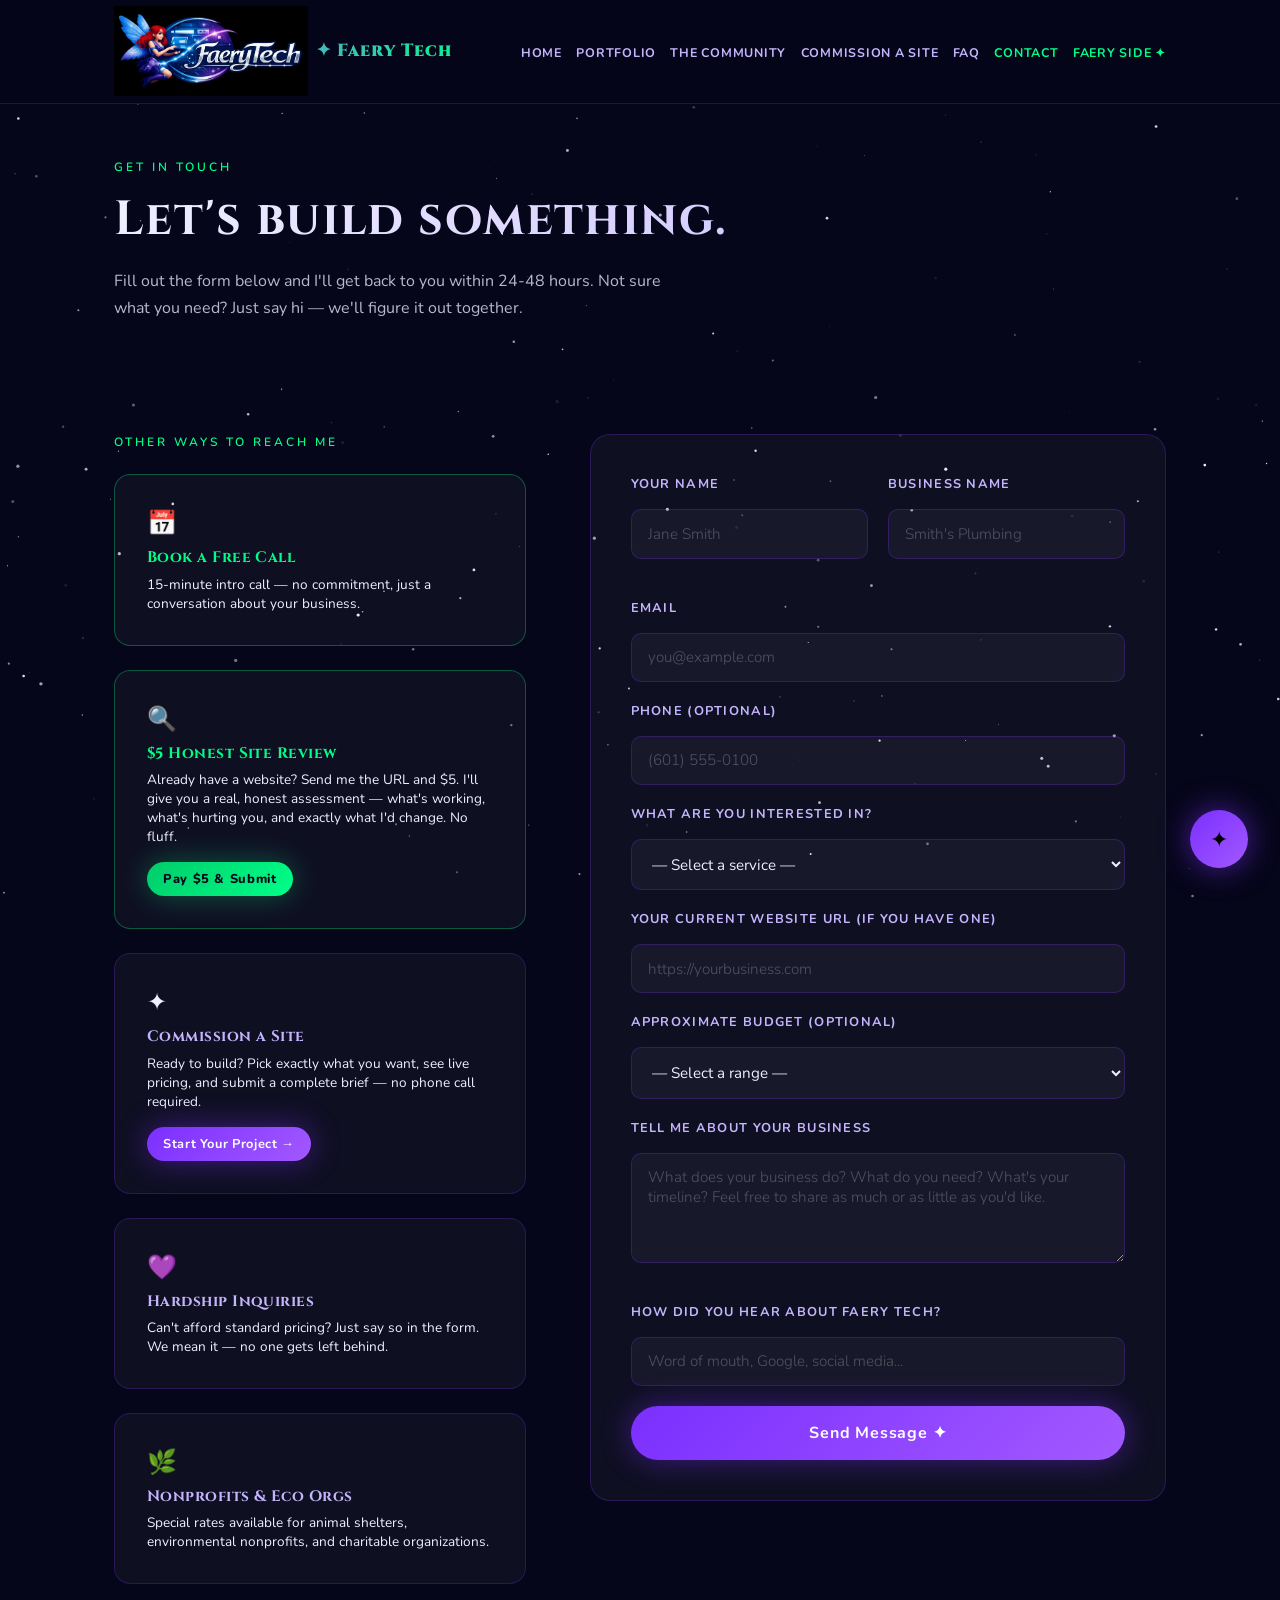
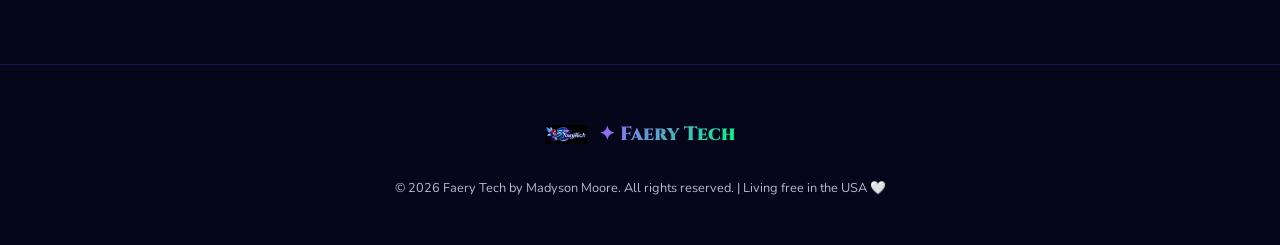
<file: contact.html>
<!doctype html>
<html lang="en">
<head>
  <meta charset="utf-8">
  <meta name="viewport" content="width=device-width, initial-scale=1">
  <title>Contact – Faery Tech</title>
  <link rel="preconnect" href="https://fonts.googleapis.com">
  <link rel="preconnect" href="https://fonts.gstatic.com" crossorigin>
  <link href="https://fonts.googleapis.com/css2?family=Cinzel:wght@400;600;900&family=Nunito:wght@300;400;600;700&display=swap" rel="stylesheet">
  <link rel="stylesheet" href="CSS/styles.css">
  <meta name="description" content="Get in touch with Faery Tech. Book a free call, request a quote, or ask about sliding-scale pricing for small businesses and nonprofits.">
</head>
<body>

<canvas id="starfield"></canvas>

<nav>
  <div class="nav-inner">
    <a href="index.html" class="nav-brand">
      <img src="Files/faerytech-logo.png" alt="Faery Tech">
      ✦ Faery Tech
    </a>
                <ul class="nav-links" id="navLinks">
      <li><a href="index.html">Home</a></li>
      <li><a href="portfolio.html">Portfolio</a></li>
      <li><a href="community.html">The Community</a></li>
      <li><a href="commission.html">Commission a Site</a></li>
      <li><a href="faq.html">FAQ</a></li>
      <li><a href="contact.html" class="active">Contact</a></li>
      <li><a href="https://faerytech.org" style="color:var(--green);">Faery Side ✦</a></li>
    </ul>
    <button class="nav-hamburger" id="hamburger" aria-label="Toggle navigation" aria-expanded="false">
      <span></span><span></span><span></span>
    </button>
  </div>
</nav>

<main>

  <section class="page-hero">
    <div class="container">
      <p class="section-label">Get In Touch</p>
      <h1 class="section-title section-title--lg">Let's build something.</h1>
      <p class="section-sub">Fill out the form below and I'll get back to you within 24-48 hours. Not sure what you need? Just say hi — we'll figure it out together.</p>
    </div>
  </section>

  <section>
    <div class="container">
      <div class="contact-grid">

        <!-- LEFT: Contact info cards -->
        <div>
          <p class="section-label">Other Ways to Reach Me</p>
          <div class="contact-cards">

            <a href="https://calendly.com/faerytech" target="_blank" class="card card--green-border">
              <div class="card-icon--lg">📅</div>
              <h3 class="card-heading--green">Book a Free Call</h3>
              <p class="card-body--sm">15-minute intro call — no commitment, just a conversation about your business.</p>
            </a>

            <!-- $5 Site Review card -->
            <div class="card card--green-border">
              <div class="card-icon--lg">🔍</div>
              <h3 class="card-heading--green">$5 Honest Site Review</h3>
              <p class="card-body--sm">Already have a website? Send me the URL and $5. I'll give you a real, honest assessment — what's working, what's hurting you, and exactly what I'd change. No fluff.</p>
              <div class="btn-group mt-1">
                <a href="https://book.stripe.com/eVq7sN6Zz93a3LR8TygMw00" target="_blank" class="btn-green btn-sm">Pay $5 & Submit</a>
              </div>
            </div>

            <div class="card">
              <div class="card-icon--lg">✦</div>
              <h3 class="card-heading--lavender">Commission a Site</h3>
              <p class="card-body--sm">Ready to build? Pick exactly what you want, see live pricing, and submit a complete brief — no phone call required.</p>
              <div class="btn-group mt-1">
                <a href="commission.html" class="btn-primary btn-sm">Start Your Project →</a>
              </div>
            </div>

            <div class="card">
              <div class="card-icon--lg">💜</div>
              <h3 class="card-heading--lavender">Hardship Inquiries</h3>
              <p class="card-body--sm">Can't afford standard pricing? Just say so in the form. We mean it — no one gets left behind.</p>
            </div>

            <div class="card">
              <div class="card-icon--lg">🌿</div>
              <h3 class="card-heading--lavender">Nonprofits & Eco Orgs</h3>
              <p class="card-body--sm">Special rates available for animal shelters, environmental nonprofits, and charitable organizations.</p>
            </div>

          </div>
        </div>

        <!-- RIGHT: Contact Form -->
        <div>
          <div class="form-wrap">
            <form action="https://formspree.io/f/mqeyzaep" method="POST">

              <div class="form-row">
                <div class="form-group">
                  <label for="name">Your Name</label>
                  <input type="text" id="name" name="name" placeholder="Jane Smith" required>
                </div>
                <div class="form-group">
                  <label for="business">Business Name</label>
                  <input type="text" id="business" name="business" placeholder="Smith's Plumbing">
                </div>
              </div>

              <div class="form-group">
                <label for="email">Email</label>
                <input type="email" id="email" name="email" placeholder="you@example.com" required>
              </div>

              <div class="form-group">
                <label for="phone">Phone (optional)</label>
                <input type="tel" id="phone" name="phone" placeholder="(601) 555-0100">
              </div>

              <div class="form-group">
                <label for="service">What are you interested in?</label>
                <select id="service" name="service">
                  <option value="">— Select a service —</option>
                  <optgroup label="New Website">
                    <option>Starter Site ($80–100)</option>
                    <option>Growth Package ($200–300)</option>
                    <option>Full Business Package ($400–600)</option>
                    <option>Complete Digital Transformation ($800+)</option>
                  </optgroup>
                  <optgroup label="Already Have a Website">
                    <option>$5 Honest Site Review</option>
                    <option>Site Refresh / Redesign</option>
                    <option>Migration to Custom Site (from Wix/Squarespace/etc.)</option>
                    <option>Add Features to Existing Site</option>
                    <option>Speed & SEO Audit</option>
                  </optgroup>
                  <optgroup label="Monthly Services">
                    <option>Website Care Bundle ($50/mo)</option>
                    <option>Google Business Profile Management ($10/mo)</option>
                    <option>Email Marketing ($35/mo)</option>
                    <option>Social Spotlight — weekly features on Faery Tech socials ($25/mo)</option>
                  </optgroup>
                  <optgroup label="One-Time Add-Ons">
                    <option>Google Business Profile Setup & Optimization ($50)</option>
                    <option>Logo Design ($50–100)</option>
                    <option>Photography ($50–150/session)</option>
                    <option>Content Writing ($30–75/page)</option>
                  </optgroup>
                  <option>Hardship / Sliding Scale Rate</option>
                  <option>Nonprofit / Eco Organization</option>
                  <option>Not sure yet — let's talk</option>
                </select>
              </div>

              <div class="form-group">
                <label for="website">Your current website URL (if you have one)</label>
                <input type="url" id="website" name="website" placeholder="https://yourbusiness.com">
              </div>

              <div class="form-group">
                <label for="budget">Approximate budget (optional)</label>
                <select id="budget" name="budget">
                  <option value="">— Select a range —</option>
                  <option>Under $100</option>
                  <option>$100–250</option>
                  <option>$250–500</option>
                  <option>$500–1000</option>
                  <option>$1000+</option>
                  <option>Hardship — need to discuss</option>
                </select>
              </div>

              <div class="form-group">
                <label for="message">Tell me about your business</label>
                <textarea id="message" name="message" class="form-group textarea--lg" placeholder="What does your business do? What do you need? What's your timeline? Feel free to share as much or as little as you'd like." required></textarea>
              </div>

              <div class="form-group">
                <label for="referral">How did you hear about Faery Tech?</label>
                <input type="text" id="referral" name="referral" placeholder="Word of mouth, Google, social media...">
              </div>

              <button type="submit" class="btn-primary form-submit">Send Message ✦</button>

            </form>
          </div>
        </div>

      </div>
    </div>
  </section>

</main>

<footer>
  <div class="container">
    <div class="footer-inner">
      <div class="footer-logo-wrap">
        <img src="Files/faerytech-logo.png" alt="Faery Tech">
        <p class="footer-brand">✦ Faery Tech</p>
      </div>
      <nav class="footer-links">
        <a href="index.html">Home</a>
        <a href="commission.html">Commission a Site</a>
        <a href="portfolio.html">Portfolio</a>
        <a href="faq.html">FAQ</a>
        <a href="contact.html" class="active">Contact</a>
      </nav>
      <p class="copyright">© 2026 Faery Tech by Madyson Moore. All rights reserved. | Living free in the USA 🤍</p>
    </div>
  </div>
</footer>

<script src="JS/chat.js"></script>
<script src="JS/main.js"></script>
</body>
</html>
</file>
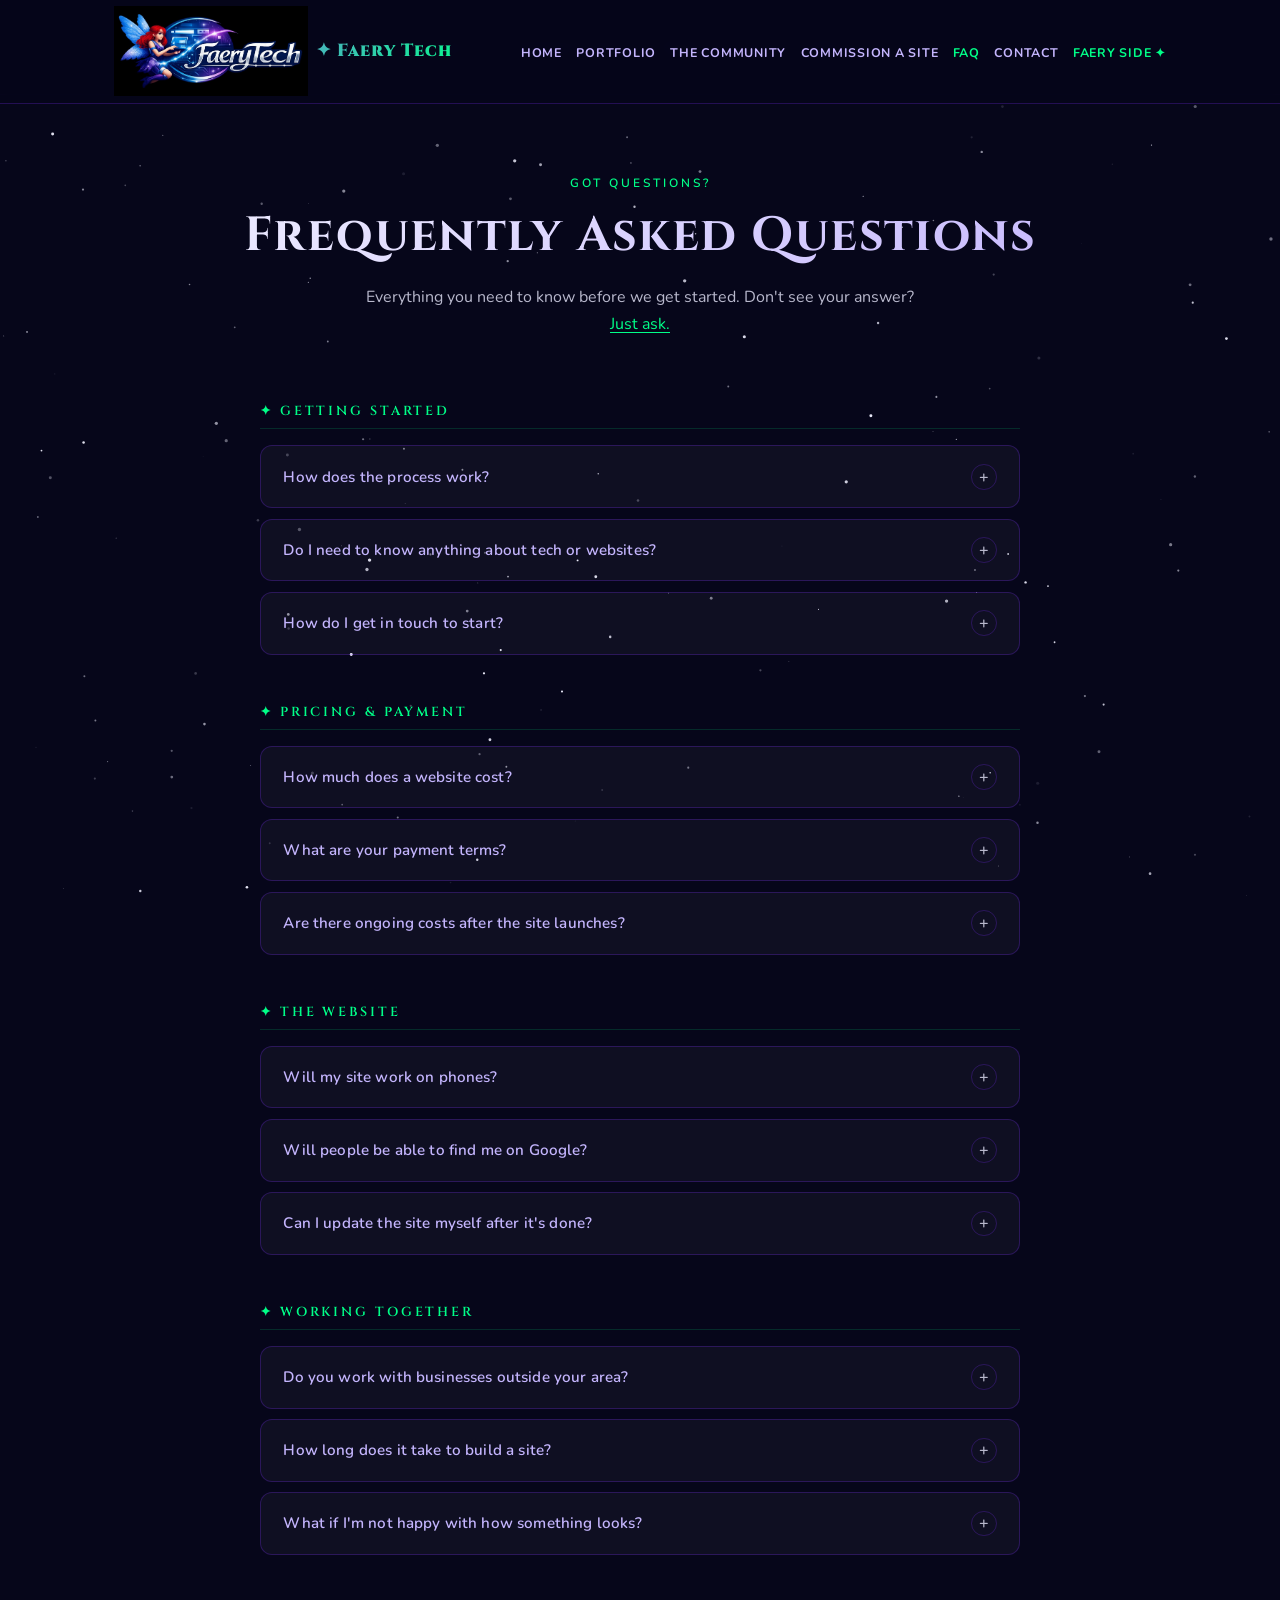
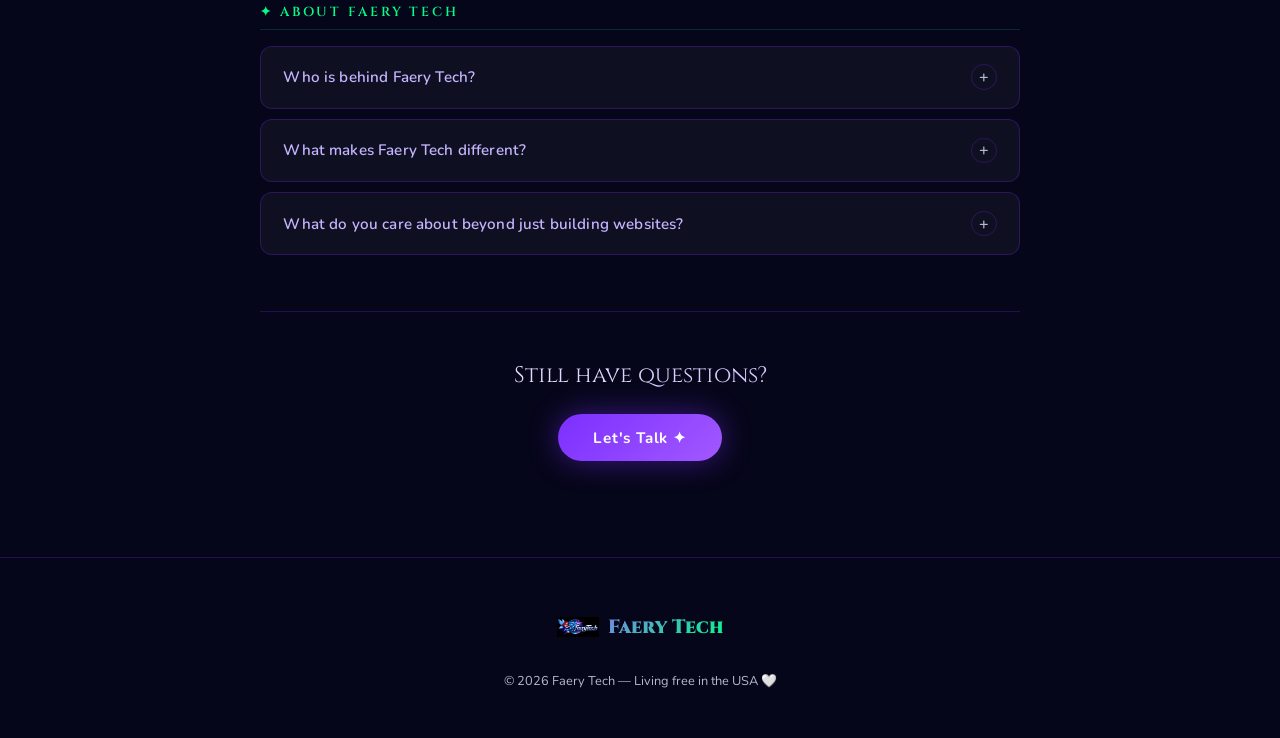
<file: faq.html>
<!DOCTYPE html>
<html lang="en">
  <head>
    <meta charset="UTF-8" />
    <meta name="viewport" content="width=device-width, initial-scale=1.0" />
    <title>FAQ | Faery Tech</title>
    <meta
      name="description"
      content="Answers to common questions about Faery Tech web design services — pricing, process, hosting, and more."
    />
    <!-- Same fonts as every other Faery Tech page -->
    <link rel="preconnect" href="https://fonts.googleapis.com" />
    <link rel="preconnect" href="https://fonts.gstatic.com" crossorigin />
    <link
      href="https://fonts.googleapis.com/css2?family=Cinzel:wght@400;600;900&family=Nunito:wght@300;400;600;700&display=swap"
      rel="stylesheet"
    />
    <!-- NO Bootstrap — uses shared styles.css just like every other page -->
    <link rel="stylesheet" href="CSS/styles.css" />
  </head>
  <body>

    <!-- Starfield canvas (same as every other page) -->
    <canvas id="starfield"></canvas>

    <!-- ===================== NAVBAR ===================== -->
    <nav>
      <div class="nav-inner">
        <a href="index.html" class="nav-brand">
          <img src="Files/faerytech-logo.png" alt="Faery Tech">
          ✦ Faery Tech
        </a>
        <ul class="nav-links" id="navLinks">
          <li><a href="index.html">Home</a></li>
          <li><a href="portfolio.html">Portfolio</a></li>
          <li><a href="community.html">The Community</a></li>
          <li><a href="commission.html">Commission a Site</a></li>
          <li><a href="faq.html" class="active">FAQ</a></li>
          <li><a href="contact.html">Contact</a></li>
          <li><a href="https://faerytech.org" style="color:var(--green);">Faery Side ✦</a></li>
        </ul>
        <button class="nav-hamburger" id="hamburger" aria-label="Toggle navigation" aria-expanded="false">
          <span></span><span></span><span></span>
        </button>
      </div>
    </nav>

    <main>

      <!-- ===================== HERO ===================== -->
      <section class="page-hero" style="padding: 5rem 0 3rem; text-align: center;">
        <div class="container">
          <p class="section-label">Got questions?</p>
          <h1 class="section-title section-title--lg" style="margin: 0 auto 1rem;">
            Frequently Asked Questions
          </h1>
          <p class="section-sub" style="margin: 0 auto;">
            Everything you need to know before we get started.
            Don't see your answer? <a href="contact.html" style="color: var(--green); text-decoration: underline; text-underline-offset: 3px;">Just ask.</a>
          </p>
        </div>
      </section>

      <!-- ===================== FAQ BODY ===================== -->
      <section style="padding: 1rem 0 6rem;">
        <div class="container">
          <div class="faq-col">

            <!-- ── Getting Started ── -->
            <h2 class="faq-category">✦ Getting Started</h2>

            <div class="faq-item">
              <button class="faq-question" aria-expanded="false">
                How does the process work?
                <span class="faq-icon">+</span>
              </button>
              <div class="faq-answer">
                <p>
                  It starts with a quick conversation — by form, text, or call — so I can understand
                  what you need. From there I'll send you a proposal with pricing and a timeline.
                  Once you give the go-ahead and put down a deposit, I get to work. Most sites are
                  ready for your review within a week or two. You give feedback, I make adjustments,
                  and we launch. Simple as that.
                </p>
              </div>
            </div>

            <div class="faq-item">
              <button class="faq-question" aria-expanded="false">
                Do I need to know anything about tech or websites?
                <span class="faq-icon">+</span>
              </button>
              <div class="faq-answer">
                <p>
                  Not even a little. That's what I'm here for. You bring the business — the story,
                  the services, the vibe — and I handle everything technical. I'll explain anything
                  you want to understand, or I can just take care of it and keep you updated along
                  the way. Either way works.
                </p>
              </div>
            </div>

            <div class="faq-item">
              <button class="faq-question" aria-expanded="false">
                How do I get in touch to start?
                <span class="faq-icon">+</span>
              </button>
              <div class="faq-answer">
                <p>
                  Head to the <a href="contact.html" style="color: var(--green); text-decoration: underline; text-underline-offset: 3px;">Contact page</a> and fill out the form — it takes about
                  two minutes. You can also text or call directly if that's easier. I try to respond
                  within 24 hours, usually faster.
                </p>
              </div>
            </div>

            <!-- ── Pricing & Payment ── -->
            <h2 class="faq-category">✦ Pricing &amp; Payment</h2>

            <div class="faq-item">
              <button class="faq-question" aria-expanded="false">
                How much does a website cost?
                <span class="faq-icon">+</span>
              </button>
              <div class="faq-answer">
                <p>It depends on what you need, but here's the honest range:</p>
                <ul>
                  <li><strong>Starter Site</strong> — $80–100 (single page, contact form, hosting)</li>
                  <li><strong>Growth Package</strong> — $200–300 (up to 5 pages, SEO, booking calendar)</li>
                  <li><strong>Full Business Package</strong> — $400–600 (logo, branding, email marketing, Google Business)</li>
                  <li><strong>Complete Digital Transformation</strong> — $800–1,500+ (everything, custom quote)</li>
                </ul>
                <p>
                  Sliding scale and hardship rates are available starting at $50 — just ask.
                  I'd rather work something out than see a good business go without a website.
                </p>
              </div>
            </div>

            <div class="faq-item">
              <button class="faq-question" aria-expanded="false">
                What are your payment terms?
                <span class="faq-icon">+</span>
              </button>
              <div class="faq-answer">
                <p>
                  I typically ask for a deposit upfront to hold your spot, with the remainder due
                  when the site is ready to launch. For larger projects we can work out a payment
                  plan. I accept payment via Stripe (card), Zelle, or Cash App.
                </p>
              </div>
            </div>

            <div class="faq-item">
              <button class="faq-question" aria-expanded="false">
                Are there ongoing costs after the site launches?
                <span class="faq-icon">+</span>
              </button>
              <div class="faq-answer">
                <p>
                  The main recurring cost is your domain name — usually around $10–15/year. Hosting
                  on GitHub Pages is free. If you want me to continue managing the site, updating
                  content, or handling SEO, I offer monthly maintenance retainers starting at
                  $40–60/month. Totally optional — some clients handle their own updates just fine.
                </p>
              </div>
            </div>

            <!-- ── The Website ── -->
            <h2 class="faq-category">✦ The Website</h2>

            <div class="faq-item">
              <button class="faq-question" aria-expanded="false">
                Will my site work on phones?
                <span class="faq-icon">+</span>
              </button>
              <div class="faq-answer">
                <p>
                  Yes — every site I build is fully mobile responsive. That means it looks good and
                  works correctly on phones, tablets, and desktops. Since most people browse on their
                  phones these days, this isn't optional — it's standard.
                </p>
              </div>
            </div>

            <div class="faq-item">
              <button class="faq-question" aria-expanded="false">
                Will people be able to find me on Google?
                <span class="faq-icon">+</span>
              </button>
              <div class="faq-answer">
                <p>
                  Every site I build includes basic SEO — proper title tags, meta descriptions,
                  heading structure, and alt text on images. I also offer Google Business Profile
                  setup so you show up in local searches. Getting to the top of Google takes time,
                  but you'll be set up correctly from day one. Monthly SEO retainers are available
                  if you want to actively grow your search rankings.
                </p>
              </div>
            </div>

            <div class="faq-item">
              <button class="faq-question" aria-expanded="false">
                Can I update the site myself after it's done?
                <span class="faq-icon">+</span>
              </button>
              <div class="faq-answer">
                <p>
                  Yes. I'll walk you through how to make basic edits if you want to learn. If you'd
                  rather just send me a message whenever something needs to change, I'm happy to
                  handle it — that's what the maintenance retainer covers. No judgment either way;
                  some clients love learning, others just want it handled.
                </p>
              </div>
            </div>

            <!-- ── Working Together ── -->
            <h2 class="faq-category">✦ Working Together</h2>

            <div class="faq-item">
              <button class="faq-question" aria-expanded="false">
                Do you work with businesses outside your area?
                <span class="faq-icon">+</span>
              </button>
              <div class="faq-answer">
                <p>
                  Absolutely. Everything except photography can be done remotely. I work with clients
                  across the country — we communicate by email, text, or video call, and I share
                  previews via link so you can see exactly how the site looks before anything goes live.
                </p>
              </div>
            </div>

            <div class="faq-item">
              <button class="faq-question" aria-expanded="false">
                How long does it take to build a site?
                <span class="faq-icon">+</span>
              </button>
              <div class="faq-answer">
                <p>
                  Most sites are ready for review within 1–2 weeks of receiving your deposit and
                  content (photos, text, logo, etc.). Larger or more complex projects may take 3–4
                  weeks. The main thing that affects the timeline is how quickly we can get content
                  together — the faster you send me your info, the faster we can launch.
                </p>
              </div>
            </div>

            <div class="faq-item">
              <button class="faq-question" aria-expanded="false">
                What if I'm not happy with how something looks?
                <span class="faq-icon">+</span>
              </button>
              <div class="faq-answer">
                <p>
                  Every package includes revision rounds — you'll always have a chance to give
                  feedback before the site goes live. I want you to love it. If something isn't
                  right, tell me specifically what to change and I'll fix it. I don't take feedback
                  personally; this is your business and it needs to represent you well.
                </p>
              </div>
            </div>

            <!-- ── About Faery Tech ── -->
            <h2 class="faq-category">✦ About Faery Tech</h2>

            <div class="faq-item">
              <button class="faq-question" aria-expanded="false">
                Who is behind Faery Tech?
                <span class="faq-icon">+</span>
              </button>
              <div class="faq-answer">
                <p>
                  Faery Tech is run by Madyson Moore — a web developer, digital designer, and small
                  business advocate currently working remotely across the country. My background spans
                  customer service, tech support, game design, content creation, and administrative roles.
                  I hold a Bachelor's in History and an Associate's in Biology, which means I approach
                  problems from every angle.
                </p>
                <p style="margin-top:0.75rem;">
                  I'm currently completing my web development education through Code Temple bootcamp
                  while building real client projects. Faery Tech started as a gamertag — fairies
                  connect me to my mom, my childhood in Alabama, mushroom rings and fireflies and
                  wonder. That's still what it's about.
                </p>
              </div>
            </div>

            <div class="faq-item">
              <button class="faq-question" aria-expanded="false">
                What makes Faery Tech different?
                <span class="faq-icon">+</span>
              </button>
              <div class="faq-answer">
                <p>
                  Every site is custom-coded — no templates, no drag-and-drop builders, no cookie-cutter
                  results. I work with clients who are often overlooked by bigger agencies: small
                  businesses, nonprofits, first-timers, people who have a great idea but not a big budget.
                </p>
                <p style="margin-top:0.75rem;">
                  I also believe in ethical business. I partner only with brands I believe in. I advertise
                  only what I'd recommend to a friend. And ad revenue across the Faery Tech network gets
                  reinvested into animal shelters, eco initiatives, and free web services for people who
                  need them. Profit and purpose were never opposites.
                </p>
              </div>
            </div>

            <div class="faq-item">
              <button class="faq-question" aria-expanded="false">
                What do you care about beyond just building websites?
                <span class="faq-icon">+</span>
              </button>
              <div class="faq-answer">
                <p>A few things I take seriously in how I run this business:</p>
                <ul style="margin-top:0.6rem; padding-left:1.2rem; color:var(--muted); line-height:1.9; font-weight:400;">
                  <li><strong style="color:var(--lavender);">Ecological responsibility</strong> — I partner with eco-friendly brands and direct a portion of revenue toward environmental initiatives.</li>
                  <li><strong style="color:var(--lavender);">Animal welfare</strong> — Special rates for rescue organizations and animal shelters, always.</li>
                  <li><strong style="color:var(--lavender);">Economic equality</strong> — Sliding-scale pricing means a business idea and a dream are enough to get started. No one gets left behind.</li>
                  <li><strong style="color:var(--lavender);">Community first</strong> — The long-term goal is a network where local businesses support each other, not just compete.</li>
                </ul>
              </div>
            </div>

            <!-- CTA -->
            <div class="faq-cta">
              <p class="faq-cta-text">Still have questions?</p>
              <a href="contact.html" class="btn-primary">Let's Talk ✦</a>
            </div>

          </div>
        </div>
      </section>

    </main>

    <!-- ===================== FOOTER ===================== -->
    <footer>
      <div class="container">
        <div class="footer-inner">
          <div class="footer-logo-wrap">
            <a class="footer-brand" href="index.html">
              <img src="Files/faerytech-logo.png" alt="Faery Tech" />
              Faery Tech
            </a>
          </div>
          <nav class="footer-links" aria-label="Footer navigation">
            <a href="index.html">Home</a>
            <a href="commission.html">Commission a Site</a>
            <a href="portfolio.html">Portfolio</a>
            <a href="faq.html">FAQ</a>
            <a href="contact.html">Contact</a>
          </nav>
          <p class="copyright">&copy; <span id="year"></span> Faery Tech &mdash; Living free in the USA 🤍</p>
        </div>
      </div>
    </footer>

    <script src="JS/main.js"></script>
    <script src="JS/faq.js"></script>
  </body>
</html>
</file>
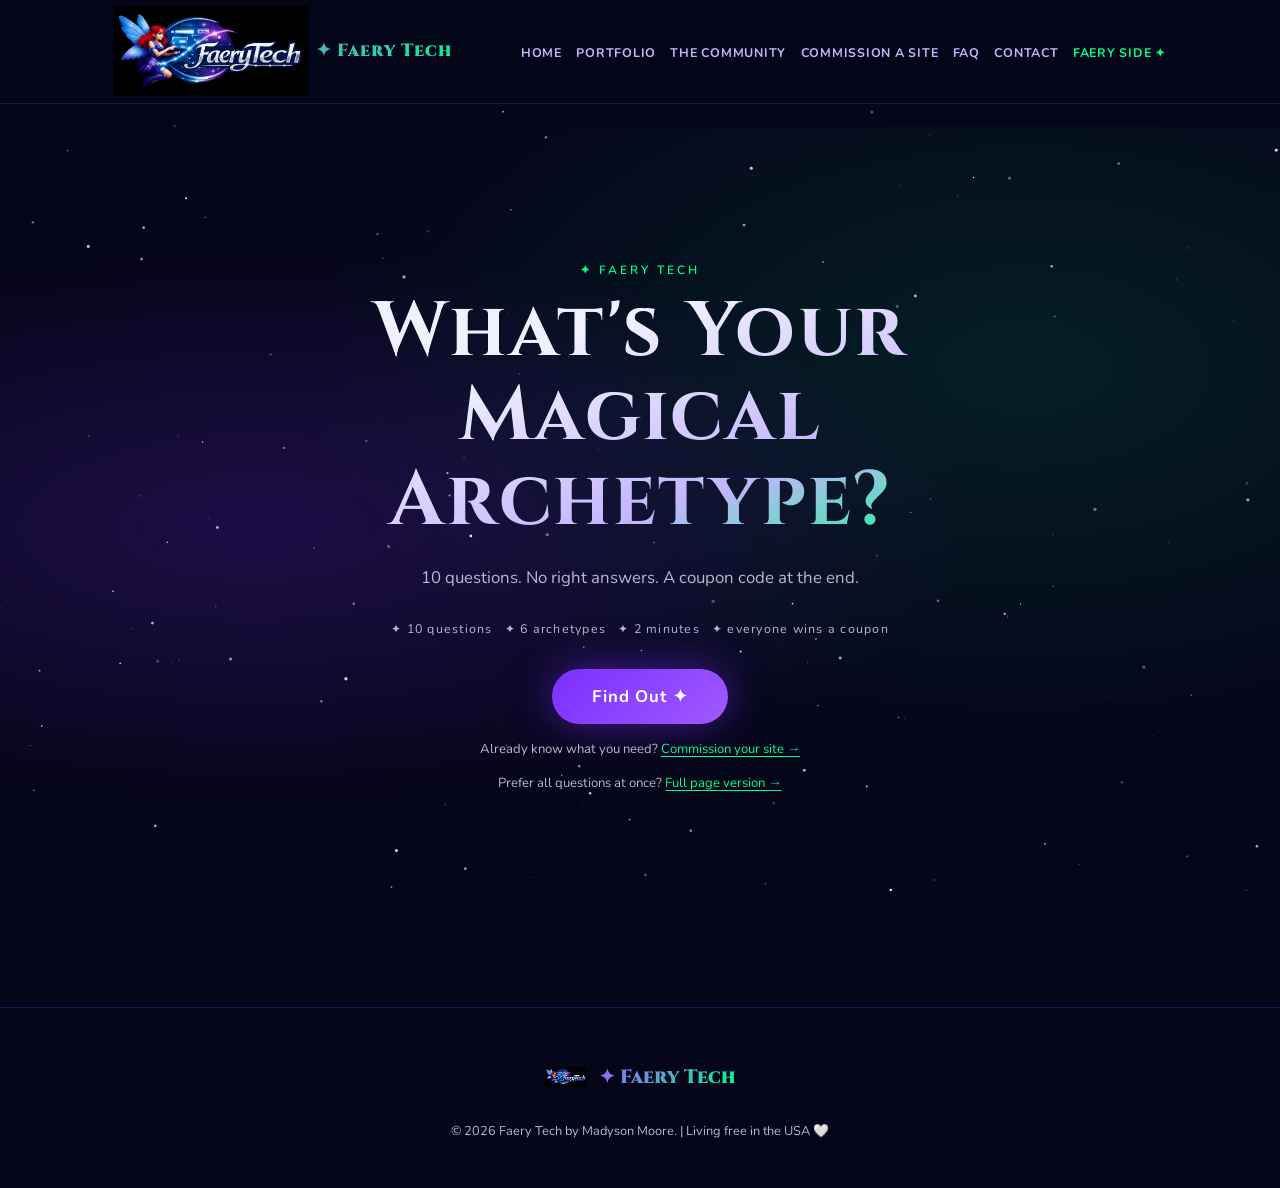
<file: quiz.html>
<!doctype html>
<html lang="en">
<head>
  <meta charset="utf-8">
  <meta name="viewport" content="width=device-width, initial-scale=1">
  <title>What's Your Magical Archetype? | Faery Tech</title>
  <link rel="preconnect" href="https://fonts.googleapis.com">
  <link rel="preconnect" href="https://fonts.gstatic.com" crossorigin>
  <link href="https://fonts.googleapis.com/css2?family=Cinzel:wght@400;600;900&family=Nunito:wght@300;400;600;700&display=swap" rel="stylesheet">
  <link rel="stylesheet" href="CSS/styles.css">
  <meta name="description" content="What's your magical archetype? Take the 2-minute Faery Tech quiz — 10 questions, 6 results, and a coupon code for your site at the end.">
</head>
<body>
<canvas id="starfield"></canvas>
<nav>
  <div class="nav-inner">
    <a href="index.html" class="nav-brand"><img src="Files/faerytech-logo.png" alt="Faery Tech"> ✦ Faery Tech</a>
            <ul class="nav-links" id="navLinks">
      <li><a href="index.html">Home</a></li>
      <li><a href="portfolio.html">Portfolio</a></li>
      <li><a href="community.html">The Community</a></li>
      <li><a href="commission.html">Commission a Site</a></li>
      <li><a href="faq.html">FAQ</a></li>
      <li><a href="contact.html">Contact</a></li>
      <li><a href="https://faerytech.org" style="color:var(--green);">Faery Side ✦</a></li>
    </ul>
    <button class="nav-hamburger" id="hamburger" aria-label="Toggle navigation" aria-expanded="false"><span></span><span></span><span></span></button>
  </div>
</nav>
<main id="quizMain">

  <!-- INTRO -->
  <div class="quiz-screen active" id="screen-intro">
    <div class="quiz-intro-hero">
      <div class="quiz-intro-content">
        <p class="section-label">✦ Faery Tech</p>
        <h1 class="quiz-title">What's Your<br>Magical Archetype?</h1>
        <p class="quiz-subtitle">10 questions. No right answers. A coupon code at the end.</p>
        <div class="quiz-meta">
          <span>✦ 10 questions</span><span>✦ 6 archetypes</span><span>✦ 2 minutes</span><span>✦ everyone wins a coupon</span>
        </div>
        <button class="btn-primary quiz-start-btn" onclick="Quiz.start()">Find Out ✦</button>
        <p class="quiz-skip">Already know what you need? <a href="commission.html">Commission your site →</a></p>
        <p class="quiz-skip">Prefer all questions at once? <a href="quiz-full.html">Full page version →</a></p>
      </div>
    </div>
  </div>

  <!-- Q1: Free Saturday (PICTURES) -->
  <div class="quiz-screen" id="screen-q1">
    <div class="container">
      <div class="quiz-progress-wrap"><div class="quiz-progress-bar"><div class="quiz-progress-fill" style="width:10%"></div></div><span class="quiz-progress-label">1 of 10</span></div>
      <h2 class="quiz-q">You have an unexpected free Saturday. What do you do?</h2>
      <div class="quiz-grid-2">
        <label class="qcard"><input type="radio" name="q1" value="angel">
          <img src="https://images.pexels.com/photos/1005417/pexels-photo-1005417.jpeg?auto=compress&cs=tinysrgb&w=400" alt="Walk outside" loading="lazy">
          <span class="qcard-label">Go outside, no plan, just wander</span></label>
        <label class="qcard"><input type="radio" name="q1" value="griffin">
          <img src="https://images.pexels.com/photos/4107108/pexels-photo-4107108.jpeg?auto=compress&cs=tinysrgb&w=400" alt="Clean and organize" loading="lazy">
          <span class="qcard-label">Clean everything and reorganize</span></label>
        <label class="qcard"><input type="radio" name="q1" value="dragon">
          <img src="https://images.pexels.com/photos/1575932/pexels-photo-1575932.jpeg?auto=compress&cs=tinysrgb&w=400" alt="Invite everyone over" loading="lazy">
          <span class="qcard-label">Invite everyone over, make it a whole thing</span></label>
        <label class="qcard"><input type="radio" name="q1" value="wizard">
          <img src="https://images.pexels.com/photos/1765033/pexels-photo-1765033.jpeg?auto=compress&cs=tinysrgb&w=400" alt="Cozy reading" loading="lazy">
          <span class="qcard-label">Disappear into a show or book and tell no one</span></label>
      </div>
      <div class="quiz-nav"><button class="btn-outline quiz-back-btn" onclick="Quiz.back()">← Back</button></div>
    </div>
  </div>

  <!-- Q2: Pick a drink (PICTURES) -->
  <div class="quiz-screen" id="screen-q2">
    <div class="container">
      <div class="quiz-progress-wrap"><div class="quiz-progress-bar"><div class="quiz-progress-fill" style="width:20%"></div></div><span class="quiz-progress-label">2 of 10</span></div>
      <h2 class="quiz-q">Pick a drink.</h2>
      <div class="quiz-grid-2">
        <label class="qcard"><input type="radio" name="q2" value="fairy">
          <img src="https://images.pexels.com/photos/2109099/pexels-photo-2109099.jpeg?auto=compress&cs=tinysrgb&w=400" alt="Lavender lemonade" loading="lazy">
          <span class="qcard-label">Lavender lemonade</span></label>
        <label class="qcard"><input type="radio" name="q2" value="wizard">
          <img src="https://images.pexels.com/photos/312418/pexels-photo-312418.jpeg?auto=compress&cs=tinysrgb&w=400" alt="Black coffee" loading="lazy">
          <span class="qcard-label">Black coffee, no nonsense</span></label>
        <label class="qcard"><input type="radio" name="q2" value="mermaid">
          <img src="https://images.pexels.com/photos/3407777/pexels-photo-3407777.jpeg?auto=compress&cs=tinysrgb&w=400" alt="Mysterious cocktail" loading="lazy">
          <span class="qcard-label">A mysterious cocktail with something floating in it</span></label>
        <label class="qcard"><input type="radio" name="q2" value="angel">
          <img src="https://images.pexels.com/photos/3734195/pexels-photo-3734195.jpeg?auto=compress&cs=tinysrgb&w=400" alt="Hot chocolate" loading="lazy">
          <span class="qcard-label">Hot chocolate with a ridiculous amount of marshmallows</span></label>
      </div>
      <div class="quiz-nav"><button class="btn-outline quiz-back-btn" onclick="Quiz.back()">← Back</button></div>
    </div>
  </div>

  <!-- Q3: Someone moving (TEXT) -->
  <div class="quiz-screen" id="screen-q3">
    <div class="container">
      <div class="quiz-progress-wrap"><div class="quiz-progress-bar"><div class="quiz-progress-fill" style="width:30%"></div></div><span class="quiz-progress-label">3 of 10</span></div>
      <h2 class="quiz-q">Someone's moving. You show up with...</h2>
      <div class="quiz-list">
        <label class="qchoice"><input type="radio" name="q3" value="angel"><span>🍲&nbsp; A home-cooked meal</span></label>
        <label class="qchoice"><input type="radio" name="q3" value="griffin"><span>📦&nbsp; Perfectly labeled boxes and a whole system</span></label>
        <label class="qchoice"><input type="radio" name="q3" value="dragon"><span>💪&nbsp; Your most chaotic helpful energy</span></label>
        <label class="qchoice"><input type="radio" name="q3" value="mermaid"><span>🎵&nbsp; A playlist and emotional support</span></label>
      </div>
      <div class="quiz-nav"><button class="btn-outline quiz-back-btn" onclick="Quiz.back()">← Back</button></div>
    </div>
  </div>

  <!-- Q4: Candle scent (PICTURES) -->
  <div class="quiz-screen" id="screen-q4">
    <div class="container">
      <div class="quiz-progress-wrap"><div class="quiz-progress-bar"><div class="quiz-progress-fill" style="width:40%"></div></div><span class="quiz-progress-label">4 of 10</span></div>
      <h2 class="quiz-q">Pick a candle scent.</h2>
      <div class="quiz-grid-2">
        <label class="qcard"><input type="radio" name="q4" value="wizard">
          <img src="https://images.pexels.com/photos/3270223/pexels-photo-3270223.jpeg?auto=compress&cs=tinysrgb&w=400" alt="Dark candle" loading="lazy">
          <span class="qcard-label">Espresso and smoke</span></label>
        <label class="qcard"><input type="radio" name="q4" value="fairy">
          <img src="https://images.pexels.com/photos/6208086/pexels-photo-6208086.jpeg?auto=compress&cs=tinysrgb&w=400" alt="Birthday cake candle" loading="lazy">
          <span class="qcard-label">Vanilla birthday cake</span></label>
        <label class="qcard"><input type="radio" name="q4" value="mermaid">
          <img src="https://images.pexels.com/photos/3059609/pexels-photo-3059609.jpeg?auto=compress&cs=tinysrgb&w=400" alt="Ocean candle" loading="lazy">
          <span class="qcard-label">Ocean and salt</span></label>
        <label class="qcard"><input type="radio" name="q4" value="dragon">
          <img src="https://images.pexels.com/photos/4202325/pexels-photo-4202325.jpeg?auto=compress&cs=tinysrgb&w=400" alt="Forest candle" loading="lazy">
          <span class="qcard-label">Cedar and campfire</span></label>
      </div>
      <div class="quiz-nav"><button class="btn-outline quiz-back-btn" onclick="Quiz.back()">← Back</button></div>
    </div>
  </div>

  <!-- Q5: Workspace (PICTURES) -->
  <div class="quiz-screen" id="screen-q5">
    <div class="container">
      <div class="quiz-progress-wrap"><div class="quiz-progress-bar"><div class="quiz-progress-fill" style="width:50%"></div></div><span class="quiz-progress-label">5 of 10</span></div>
      <h2 class="quiz-q">Your ideal workspace.</h2>
      <div class="quiz-grid-2">
        <label class="qcard"><input type="radio" name="q5" value="griffin">
          <img src="https://images.pexels.com/photos/3184287/pexels-photo-3184287.jpeg?auto=compress&cs=tinysrgb&w=400" alt="Minimal desk" loading="lazy">
          <span class="qcard-label">Sleek and minimal — nothing out of place</span></label>
        <label class="qcard"><input type="radio" name="q5" value="fairy">
          <img src="https://images.pexels.com/photos/1090638/pexels-photo-1090638.jpeg?auto=compress&cs=tinysrgb&w=400" alt="Fairy lights cozy" loading="lazy">
          <span class="qcard-label">A cozy dim corner with fairy lights</span></label>
        <label class="qcard"><input type="radio" name="q5" value="mermaid">
          <img src="https://images.pexels.com/photos/1287075/pexels-photo-1287075.jpeg?auto=compress&cs=tinysrgb&w=400" alt="Ocean view" loading="lazy">
          <span class="qcard-label">Somewhere near water with a view</span></label>
        <label class="qcard"><input type="radio" name="q5" value="wizard">
          <img src="https://images.pexels.com/photos/2041627/pexels-photo-2041627.jpeg?auto=compress&cs=tinysrgb&w=400" alt="Library" loading="lazy">
          <span class="qcard-label">A cluttered dimly lit room full of interesting things</span></label>
      </div>
      <div class="quiz-nav"><button class="btn-outline quiz-back-btn" onclick="Quiz.back()">← Back</button></div>
    </div>
  </div>

  <!-- Q6: Bag (TEXT) -->
  <div class="quiz-screen" id="screen-q6">
    <div class="container">
      <div class="quiz-progress-wrap"><div class="quiz-progress-bar"><div class="quiz-progress-fill" style="width:60%"></div></div><span class="quiz-progress-label">6 of 10</span></div>
      <h2 class="quiz-q">What's in your bag?</h2>
      <div class="quiz-list">
        <label class="qchoice"><input type="radio" name="q6" value="angel"><span>🎒&nbsp; Everything anyone could ever need, somehow</span></label>
        <label class="qchoice"><input type="radio" name="q6" value="griffin"><span>🔑&nbsp; Just my phone and keys — I am not carrying things</span></label>
        <label class="qchoice"><input type="radio" name="q6" value="fairy"><span>📓&nbsp; Snacks, a journal, and three things I forgot I had</span></label>
        <label class="qchoice"><input type="radio" name="q6" value="mermaid"><span>💨&nbsp; No bag. I am untethered.</span></label>
      </div>
      <div class="quiz-nav"><button class="btn-outline quiz-back-btn" onclick="Quiz.back()">← Back</button></div>
    </div>
  </div>

  <!-- Q7: Late (TEXT) -->
  <div class="quiz-screen" id="screen-q7">
    <div class="container">
      <div class="quiz-progress-wrap"><div class="quiz-progress-bar"><div class="quiz-progress-fill" style="width:70%"></div></div><span class="quiz-progress-label">7 of 10</span></div>
      <h2 class="quiz-q">You're late to something important. You...</h2>
      <div class="quiz-list">
        <label class="qchoice"><input type="radio" name="q7" value="angel"><span>💌&nbsp; Text ahead and apologize sincerely</span></label>
        <label class="qchoice"><input type="radio" name="q7" value="griffin"><span>😎&nbsp; Walk in like you meant to arrive exactly then</span></label>
        <label class="qchoice"><input type="radio" name="q7" value="dragon"><span>🎉&nbsp; Show up with such good energy nobody cares</span></label>
        <label class="qchoice"><input type="radio" name="q7" value="fairy"><span>🤔&nbsp; Genuinely did not know there was a thing</span></label>
      </div>
      <div class="quiz-nav"><button class="btn-outline quiz-back-btn" onclick="Quiz.back()">← Back</button></div>
    </div>
  </div>

  <!-- Q8: Weather (PICTURES) -->
  <div class="quiz-screen" id="screen-q8">
    <div class="container">
      <div class="quiz-progress-wrap"><div class="quiz-progress-bar"><div class="quiz-progress-fill" style="width:80%"></div></div><span class="quiz-progress-label">8 of 10</span></div>
      <h2 class="quiz-q">Pick a weather.</h2>
      <div class="quiz-grid-2">
        <label class="qcard"><input type="radio" name="q8" value="angel">
          <img src="https://images.pexels.com/photos/1624496/pexels-photo-1624496.jpeg?auto=compress&cs=tinysrgb&w=400" alt="Golden autumn" loading="lazy">
          <span class="qcard-label">Golden autumn afternoon</span></label>
        <label class="qcard"><input type="radio" name="q8" value="wizard">
          <img src="https://images.pexels.com/photos/1162251/pexels-photo-1162251.jpeg?auto=compress&cs=tinysrgb&w=400" alt="Thunderstorm" loading="lazy">
          <span class="qcard-label">Thunderstorm at night</span></label>
        <label class="qcard"><input type="radio" name="q8" value="mermaid">
          <img src="https://images.pexels.com/photos/1287075/pexels-photo-1287075.jpeg?auto=compress&cs=tinysrgb&w=400" alt="Foggy morning" loading="lazy">
          <span class="qcard-label">Foggy misty morning</span></label>
        <label class="qcard"><input type="radio" name="q8" value="dragon">
          <img src="https://images.pexels.com/photos/1125850/pexels-photo-1125850.jpeg?auto=compress&cs=tinysrgb&w=400" alt="Summer storm" loading="lazy">
          <span class="qcard-label">Bright chaotic summer storm</span></label>
      </div>
      <div class="quiz-nav"><button class="btn-outline quiz-back-btn" onclick="Quiz.back()">← Back</button></div>
    </div>
  </div>

  <!-- Q9: Friends (TEXT) -->
  <div class="quiz-screen" id="screen-q9">
    <div class="container">
      <div class="quiz-progress-wrap"><div class="quiz-progress-bar"><div class="quiz-progress-fill" style="width:90%"></div></div><span class="quiz-progress-label">9 of 10</span></div>
      <h2 class="quiz-q">Your friends would describe you as...</h2>
      <div class="quiz-list">
        <label class="qchoice"><input type="radio" name="q9" value="dragon"><span>🎲&nbsp; The one nobody can predict but everyone loves</span></label>
        <label class="qchoice"><input type="radio" name="q9" value="griffin"><span>✨&nbsp; The one who makes everything look effortless</span></label>
        <label class="qchoice"><input type="radio" name="q9" value="wizard"><span>📚&nbsp; The one who quietly knows everything</span></label>
        <label class="qchoice"><input type="radio" name="q9" value="fairy"><span>🌟&nbsp; The one who makes ordinary moments feel like an adventure</span></label>
      </div>
      <div class="quiz-nav"><button class="btn-outline quiz-back-btn" onclick="Quiz.back()">← Back</button></div>
    </div>
  </div>

  <!-- Q10: $20 (TEXT) -->
  <div class="quiz-screen" id="screen-q10">
    <div class="container">
      <div class="quiz-progress-wrap"><div class="quiz-progress-bar"><div class="quiz-progress-fill" style="width:100%"></div></div><span class="quiz-progress-label">10 of 10</span></div>
      <h2 class="quiz-q">You find $20 in an old coat. You...</h2>
      <div class="quiz-list">
        <label class="qchoice"><input type="radio" name="q10" value="fairy"><span>🕯️&nbsp; Spend it on something small and whimsical</span></label>
        <label class="qchoice"><input type="radio" name="q10" value="griffin"><span>🏦&nbsp; Save it immediately</span></label>
        <label class="qchoice"><input type="radio" name="q10" value="dragon"><span>🍕&nbsp; Buy snacks for everyone right now</span></label>
        <label class="qchoice"><input type="radio" name="q10" value="mermaid"><span>💸&nbsp; Lose it again within the hour</span></label>
      </div>
      <div class="quiz-nav"><button class="btn-outline quiz-back-btn" onclick="Quiz.back()">← Back</button></div>
    </div>
  </div>

  <!-- RESULT -->
  <div class="quiz-screen" id="screen-result">
    <div class="container">
      <div class="result-wrap" id="resultWrap"></div>
      <div class="result-email-wrap">
        <h3 class="result-email-head">Ready to build your site?</h3>
        <p class="result-email-sub">Drop your email and I'll send you a link to your personalized project brief — archetype and coupon already filled in.</p>
        <form class="result-email-form" id="resultEmailForm" onsubmit="Quiz.submitEmail(event)">
          <input type="email" id="resultEmail" placeholder="your@email.com" required>
          <button type="submit" class="btn-green">Let's Go ✦</button>
        </form>
        <p class="result-email-skip"><a href="commission.html" id="skipToCommission">Skip — go straight to the commission form →</a></p>
      </div>
      <div class="result-share">
        <p class="result-share-label">Share your archetype ✦</p>
        <div class="result-share-btns">
          <button class="btn-primary btn-sm" onclick="Quiz.share('native')">📤 Share</button>
          <button class="btn-outline btn-sm" onclick="Quiz.share('sms')">💬 Text</button>
          <button class="btn-outline btn-sm" onclick="Quiz.share('facebook')">Facebook</button>
          <button class="btn-outline btn-sm" onclick="Quiz.share('twitter')">Twitter / X</button>
          <button class="btn-outline btn-sm" onclick="Quiz.share('email')">Email</button>
          <button class="btn-outline btn-sm" onclick="Quiz.copy()">Copy Link</button>
        </div>
        <p class="result-share-note">📱 On mobile, Share opens your full menu — Instagram, Nextdoor, WhatsApp &amp; more.</p>
      </div>
      <div class="result-retake">
        <button class="btn-outline" onclick="Quiz.retake()">← Retake the Quiz</button>
        <a href="all-results.html" class="btn-outline" id="allResultsLink">Browse All Archetypes</a>
      </div>
    </div>
  </div>

</main>

<footer>
  <div class="container">
    <div class="footer-inner">
      <div class="footer-logo-wrap">
        <img src="Files/faerytech-logo.png" alt="Faery Tech">
        <p class="footer-brand">✦ Faery Tech</p>
      </div>
      <nav class="footer-links">
        <a href="index.html">Home</a>
        <a href="community.html">The Community</a>
        <a href="commission.html">Commission a Site</a>
        <a href="all-results.html">All Archetypes</a>
        <a href="quiz-full.html">Full Page Quiz</a>
        <a href="contact.html">Contact</a>
      </nav>
      <p class="copyright">© 2026 Faery Tech by Madyson Moore. | Living free in the USA 🤍</p>
    </div>
  </div>
</footer>

<script src="JS/main.js"></script>
<script src="JS/quiz.js"></script>
</body>
</html>
</file>
<file: CSS/styles.css>
/* ============================================================
   FAERY TECH — styles.css
   Combined: base styles + commission page + quiz page
   Art site uses art-styles.css separately
   ============================================================ */

/* ── CSS Variables ── */
:root {
  --space:        #06061a;
  --deep:         #0d0d2b;
  --purple:       #7b2fff;
  --purple-glow:  #a259ff;
  --green:        #00ff88;
  --green-dim:    #00cc6a;
  --lavender:     #c4b5fd;
  --star-white:   #f0f0ff;
  --muted:        #b8b8cc;
  --card-bg:      rgba(255, 255, 255, 0.04);
  --card-border:  rgba(123, 47, 255, 0.25);
}

/* ── Reset & Base ── */
*, *::before, *::after { box-sizing: border-box; margin: 0; padding: 0; }

html { scroll-behavior: smooth; }

body {
  font-family: 'Nunito', sans-serif;
  background-color: var(--space);
  color: var(--star-white);
  overflow-x: hidden;
  padding-top: 95px;
  font-size: 1.05rem;
}

h1, h2, h3, h4 { font-family: 'Cinzel', serif; letter-spacing: 0.03em; }
a { color: inherit; text-decoration: none; }

section { padding: 5rem 0; scroll-margin-top: 100px; }

.container {
  width: 100%;
  max-width: 1100px;
  margin: 0 auto;
  padding: 0 1.5rem;
}

/* ── Utilities ── */
.text-center { text-align: center; }
.text-left   { text-align: left; }
.mt-1 { margin-top: 1rem; }
.mt-2 { margin-top: 2rem; }
.mt-3 { margin-top: 3rem; }

/* ── Starfield ── */
#starfield { position: fixed; inset: 0; z-index: 0; pointer-events: none; }
nav, main, footer { position: relative; z-index: 1; }

/* ── Navbar ── */
nav {
  position: fixed; top: 0; left: 0; right: 0;
  height: auto; min-height: 95px; padding: 0.4rem 0;
  background: rgba(6, 6, 26, 0.95);
  backdrop-filter: blur(12px);
  border-bottom: 1px solid var(--card-border);
  display: flex; align-items: center; z-index: 100;
}

.nav-inner {
  display: flex; align-items: center; justify-content: space-between;
  width: 100%; max-width: 1100px; margin: 0 auto; padding: 0 1.5rem;
  flex-wrap: nowrap; gap: 1rem;
}

.nav-brand {
  display: flex; align-items: center; gap: 0.5rem;
  font-family: 'Cinzel', serif; font-size: 1.1rem; font-weight: 900;
  background: linear-gradient(135deg, var(--purple-glow), var(--green));
  -webkit-background-clip: text; -webkit-text-fill-color: transparent;
  background-clip: text; letter-spacing: 0.06em;
  flex-shrink: 0; white-space: nowrap;
}

.nav-brand img {
  height: 90px;
  width: auto;
  max-height: 90px;
  max-width: 220px;
  object-fit: contain;
  background: transparent;
  flex-shrink: 0;
  display: block;
}

.nav-links {
  display: flex;
  flex-wrap: nowrap;
  gap: 0 0.9rem;
  list-style: none;
  align-items: center;
  margin-left: auto;
}

.nav-links a {
  font-size: 0.78rem; font-weight: 700; color: var(--lavender);
  letter-spacing: 0.06em; text-transform: uppercase; transition: color 0.2s;
  white-space: nowrap;
}
.nav-links a:hover,
.nav-links a.active { color: var(--green); }

/* ── Buttons ── */
.btn-primary {
  display: inline-block; padding: 0.85rem 2.2rem;
  background: linear-gradient(135deg, var(--purple), var(--purple-glow));
  color: #fff; font-family: 'Nunito', sans-serif; font-weight: 700;
  font-size: 0.95rem; border-radius: 50px; letter-spacing: 0.05em;
  box-shadow: 0 0 30px rgba(123, 47, 255, 0.45);
  transition: transform 0.2s, box-shadow 0.2s; border: none; cursor: pointer;
}
.btn-primary:hover { transform: translateY(-2px); box-shadow: 0 0 50px rgba(123, 47, 255, 0.7); }

.btn-outline {
  display: inline-block; padding: 0.85rem 2.2rem; background: transparent;
  color: var(--green); font-family: 'Nunito', sans-serif; font-weight: 700;
  font-size: 0.95rem; border-radius: 50px; letter-spacing: 0.05em;
  border: 2px solid var(--green); transition: background 0.2s, color 0.2s, transform 0.2s;
  cursor: pointer;
}
.btn-outline:hover { background: var(--green); color: var(--space); transform: translateY(-2px); }

.btn-green {
  display: inline-block; padding: 0.85rem 2.2rem;
  background: linear-gradient(135deg, var(--green-dim), var(--green));
  color: var(--space); font-family: 'Nunito', sans-serif; font-weight: 800;
  font-size: 0.95rem; border-radius: 50px; letter-spacing: 0.05em;
  box-shadow: 0 0 30px rgba(0, 255, 136, 0.3);
  transition: transform 0.2s, box-shadow 0.2s; border: none; cursor: pointer;
}
.btn-green:hover { transform: translateY(-2px); box-shadow: 0 0 50px rgba(0, 255, 136, 0.6); }

.btn-sm    { font-size: 0.8rem; padding: 0.5rem 1rem; }
.btn-group { display: flex; gap: 0.75rem; flex-wrap: wrap; }

/* ── Section Labels ── */
.section-label {
  font-size: 0.75rem; font-weight: 600; letter-spacing: 0.25em;
  text-transform: uppercase; color: var(--green); margin-bottom: 0.75rem;
}
.section-title {
  font-size: clamp(1.6rem, 3vw, 2.4rem); margin-bottom: 1rem;
  background: linear-gradient(135deg, var(--star-white), var(--lavender));
  -webkit-background-clip: text; -webkit-text-fill-color: transparent; background-clip: text;
}
.section-title--lg { font-size: clamp(2rem, 4vw, 3rem); }
.section-title--xl { font-size: clamp(1.8rem, 3.5vw, 2.8rem); }
.section-sub {
  color: var(--muted); font-size: 1rem; line-height: 1.7;
  font-weight: 400; max-width: 560px;
}
.section-sub--wide { max-width: 600px; }
.section-cta { text-align: center; margin-top: 3rem; }

/* ── Body Text ── */
.body-text {
  color: var(--muted); font-size: 1rem; line-height: 1.85; font-weight: 400; margin-top: 1rem;
}
.body-text--lg { font-size: 1.05rem; }
.body-text--mb { margin-bottom: 1.25rem; }

/* ── Taglines ── */
.tagline-cinzel {
  color: var(--lavender); font-family: 'Cinzel', serif;
  letter-spacing: 0.05em; margin-top: 2rem;
}
.tagline-cinzel--sm { font-size: 1rem; margin-top: 1.5rem; letter-spacing: 0.03em; }
.tagline-cinzel--lg { font-size: 1.2rem; margin-top: 2.5rem; }

/* ── Cards ── */
.card {
  background: var(--card-bg); border: 1px solid var(--card-border);
  border-radius: 16px; padding: 2rem;
  transition: transform 0.25s, border-color 0.25s, box-shadow 0.25s;
}
.card:hover {
  transform: translateY(-6px); border-color: var(--purple-glow);
  box-shadow: 0 0 40px rgba(123, 47, 255, 0.2);
}
.card--green-border { border-color: rgba(0, 255, 136, 0.3); }
.card--center       { text-align: center; }

.card-icon              { font-size: 2rem; margin-bottom: 1rem; }
.card-icon--lg          { font-size: 1.5rem; margin-bottom: 0.5rem; }
.card-heading           { font-size: 1rem; color: var(--lavender); margin-bottom: 0.75rem; }
.card-heading--green    { color: var(--green); margin-bottom: 0.4rem; font-size: 0.95rem; }
.card-heading--lavender { color: var(--lavender); margin-bottom: 0.4rem; font-size: 0.95rem; }
.card-body    { color: var(--muted); font-size: 0.9rem; line-height: 1.7; font-weight: 400; }
.card-body--sm { font-size: 0.85rem; font-weight: 400; }
.card-link {
  display: inline-block; margin-top: 1rem;
  font-size: 0.8rem; color: var(--green); font-weight: 700;
  letter-spacing: 0.1em; text-transform: uppercase;
}

/* ── Grids ── */
.services-grid {
  display: grid; grid-template-columns: repeat(auto-fit, minmax(260px, 1fr));
  gap: 1.5rem; margin-top: 3rem;
}
.two-col-grid {
  display: grid; grid-template-columns: 1fr 1fr; gap: 4rem; align-items: start;
}
.values-grid {
  display: grid; grid-template-columns: repeat(auto-fit, minmax(240px, 1fr));
  gap: 1.5rem;
}
.contact-grid {
  display: grid; grid-template-columns: 1fr 1.4fr; gap: 4rem; align-items: start;
}

/* ── Page Hero (inner pages) ── */
.page-hero { padding: 4rem 0 2rem; }

/* ── Hero (home) ── */
.hero {
  min-height: calc(100vh - 100px);
  display: flex; align-items: center;
  padding: 4rem 0; position: relative;
}
.hero-content {
  max-width: 640px;
  animation: fadeUp 1s ease both;
}
.hero-eyebrow {
  font-size: 0.8rem; font-weight: 600; letter-spacing: 0.2em;
  text-transform: uppercase; color: var(--green); margin-bottom: 1.2rem;
}
.hero-title {
  font-size: clamp(2rem, 5vw, 3.6rem); line-height: 1.15; margin-bottom: 1.5rem;
  background: linear-gradient(160deg, var(--star-white) 40%, var(--lavender));
  -webkit-background-clip: text; -webkit-text-fill-color: transparent; background-clip: text;
}
.hero-body {
  font-size: 1.15rem; color: var(--muted); line-height: 1.75;
  margin-bottom: 2.5rem; font-weight: 400;
}
.hero-cta  { display: flex; gap: 1rem; flex-wrap: wrap; }
.hero-orb  {
  position: absolute; right: -5%; top: 50%; transform: translateY(-50%);
  width: 420px; height: 420px; border-radius: 50%;
  background: radial-gradient(circle at 40% 40%, var(--purple) 0%, transparent 70%);
  filter: blur(60px); opacity: 0.35; pointer-events: none;
  animation: pulse 6s ease-in-out infinite;
}

/* ── Mission Band ── */
.mission-band {
  background: rgba(123, 47, 255, 0.04);
  border-top: 1px solid var(--card-border);
  border-bottom: 1px solid var(--card-border);
}
.mission-inner     { max-width: 780px; margin: 0 auto; text-align: center; }
.mission-inner--lg { max-width: 800px; margin: 0 auto; text-align: center; }
.mission-title     { text-align: center; font-size: clamp(1.4rem, 3vw, 2rem); }
.mission-content   {
  text-align: left; margin-top: 2.5rem;
  display: flex; flex-direction: column; gap: 1.25rem;
}

/* ── Contact Cards ── */
.contact-cards {
  display: flex; flex-direction: column; gap: 1.5rem; margin-top: 1.5rem;
}

/* ── Founder List ── */
.founder-list {
  list-style: none; margin-top: 2rem;
  display: flex; flex-direction: column; gap: 0.75rem;
}
.founder-list li {
  display: flex; align-items: center; gap: 0.75rem;
  color: var(--muted); font-size: 0.95rem; font-weight: 400;
}
.founder-list li .bullet { color: var(--green); font-size: 0.7rem; }

/* ── Footer ── */
footer {
  border-top: 1px solid var(--card-border);
  padding: 3rem 0; text-align: center;
}
.footer-inner {
  display: flex; flex-direction: column; align-items: center; gap: 1.5rem;
}
.footer-logo-wrap {
  display: flex; align-items: center; gap: 0.75rem;
}
.footer-brand {
  display: flex; align-items: center; gap: 0.6rem;
  font-family: 'Cinzel', serif; font-size: 1.2rem; font-weight: 900;
  background: linear-gradient(135deg, var(--purple-glow), var(--green));
  -webkit-background-clip: text; -webkit-text-fill-color: transparent; background-clip: text;
}
.footer-inner img {
  height: 42px;
  width: 42px;
  max-height: 42px;
  max-width: 42px;
  object-fit: contain;
  background: transparent;
}
.footer-links { display: flex; gap: 2rem; flex-wrap: wrap; justify-content: center; }
.footer-links a { color: var(--muted); font-size: 0.85rem; transition: color 0.2s; }
.footer-links a:hover { color: var(--green); }
footer .copyright { color: var(--muted); font-size: 0.8rem; }

/* ── Sparkle ── */
.sparkle {
  position: fixed; pointer-events: none; border-radius: 50%;
  animation: sparkle-fade 0.7s ease forwards; z-index: 9999;
}

/* ── Animations ── */
@keyframes fadeUp {
  from { opacity: 0; transform: translateY(24px); }
  to   { opacity: 1; transform: translateY(0); }
}
@keyframes pulse {
  0%, 100% { opacity: 0.35; transform: translateY(-50%) scale(1); }
  50%       { opacity: 0.5;  transform: translateY(-50%) scale(1.08); }
}
@keyframes sparkle-fade {
  0%   { opacity: 1; transform: scale(1); }
  100% { opacity: 0; transform: scale(0); }
}
@keyframes pulse-btn {
  0%, 100% { box-shadow: 0 0 30px rgba(123, 47, 255, 0.6); }
  50%       { box-shadow: 0 0 50px rgba(162, 89, 255, 0.9); }
}

/* ── Forms ── */
.form-wrap {
  background: var(--card-bg); border: 1px solid var(--card-border);
  border-radius: 20px; padding: 2.5rem;
}
.form-group { margin-bottom: 1.25rem; }
.form-group label {
  display: block; font-size: 0.8rem; font-weight: 600;
  letter-spacing: 0.12em; text-transform: uppercase;
  color: var(--lavender); margin-bottom: 0.5rem;
}
.form-group input,
.form-group textarea,
.form-group select {
  width: 100%; background: rgba(255,255,255,0.05);
  border: 1px solid var(--card-border); border-radius: 10px;
  padding: 0.85rem 1rem; color: var(--star-white);
  font-family: 'Nunito', sans-serif; font-size: 0.95rem;
  transition: border-color 0.2s, box-shadow 0.2s; outline: none;
}
.form-group input:focus,
.form-group textarea:focus,
.form-group select:focus {
  border-color: var(--purple-glow);
  box-shadow: 0 0 0 3px rgba(123, 47, 255, 0.15);
}
.form-group textarea      { resize: vertical; min-height: 120px; }
.form-group textarea--lg  { min-height: 150px; }
.form-group select option { background: var(--deep); }
.form-row    { display: grid; grid-template-columns: 1fr 1fr; gap: 1rem; }
.form-submit { width: 100%; font-size: 1rem; padding: 1rem; }

/* ── Chat Widget ── */
#chat-toggle {
  position: fixed; bottom: 2rem; right: 2rem;
  width: 58px; height: 58px; border-radius: 50%;
  background: linear-gradient(135deg, #7b2fff, #a259ff);
  border: none; cursor: pointer;
  box-shadow: 0 0 30px rgba(123, 47, 255, 0.6);
  display: flex; align-items: center; justify-content: center;
  font-size: 1.4rem; z-index: 1000;
  transition: transform 0.2s, box-shadow 0.2s;
  animation: pulse-btn 3s ease-in-out infinite;
}
#chat-toggle:hover { transform: scale(1.1); box-shadow: 0 0 50px rgba(123, 47, 255, 0.9); }

#chat-window {
  position: fixed; bottom: 6.5rem; right: 2rem;
  width: 340px; max-height: 480px; background: #0d0d2b;
  border: 1px solid rgba(123, 47, 255, 0.35); border-radius: 20px;
  box-shadow: 0 0 60px rgba(123, 47, 255, 0.25);
  display: flex; flex-direction: column; z-index: 1000; overflow: hidden;
  opacity: 0; transform: translateY(16px) scale(0.97); pointer-events: none;
  transition: opacity 0.25s ease, transform 0.25s ease;
}
#chat-window.open { opacity: 1; transform: translateY(0) scale(1); pointer-events: all; }

#chat-header {
  padding: 1rem 1.25rem;
  background: rgba(123, 47, 255, 0.15);
  border-bottom: 1px solid rgba(123, 47, 255, 0.2);
  display: flex; align-items: center; gap: 0.75rem;
}
.chat-avatar {
  width: 32px; height: 32px; border-radius: 50%;
  background: linear-gradient(135deg, #7b2fff, #00ff88);
  display: flex; align-items: center; justify-content: center;
  font-size: 0.9rem; flex-shrink: 0;
}
.chat-title    { font-family: 'Cinzel', serif; font-size: 0.85rem; font-weight: 600; color: #c4b5fd; }
.chat-subtitle { font-size: 0.72rem; color: #8888aa; margin-top: 0.1rem; }

#chat-messages {
  flex: 1; overflow-y: auto; padding: 1rem;
  display: flex; flex-direction: column; gap: 0.75rem;
  min-height: 200px; max-height: 300px;
  scrollbar-width: thin; scrollbar-color: rgba(123,47,255,0.3) transparent;
}
.msg {
  max-width: 85%; padding: 0.65rem 0.9rem; border-radius: 14px;
  font-size: 0.88rem; line-height: 1.5; animation: fadeUp 0.2s ease both;
}
.msg.bot {
  background: rgba(123,47,255,0.15); border: 1px solid rgba(123,47,255,0.2);
  color: #f0f0ff; align-self: flex-start; border-bottom-left-radius: 4px;
}
.msg.user {
  background: linear-gradient(135deg, #7b2fff, #a259ff);
  color: #fff; align-self: flex-end; border-bottom-right-radius: 4px;
}
.msg.typing {
  background: rgba(123,47,255,0.15); border: 1px solid rgba(123,47,255,0.2);
  align-self: flex-start; padding: 0.75rem 1rem;
}
.typing-dots { display: flex; gap: 4px; align-items: center; }
.typing-dots span {
  width: 6px; height: 6px; border-radius: 50%; background: #a259ff;
  animation: dot-bounce 1.2s ease-in-out infinite;
}
.typing-dots span:nth-child(2) { animation-delay: 0.2s; }
.typing-dots span:nth-child(3) { animation-delay: 0.4s; }
@keyframes dot-bounce {
  0%, 80%, 100% { transform: translateY(0); opacity: 0.4; }
  40%            { transform: translateY(-5px); opacity: 1; }
}

#chat-input-area {
  padding: 0.75rem; border-top: 1px solid rgba(123,47,255,0.2);
  display: flex; gap: 0.5rem; align-items: center;
}
#chat-input {
  flex: 1; background: rgba(255,255,255,0.05);
  border: 1px solid rgba(123,47,255,0.25); border-radius: 50px;
  padding: 0.6rem 1rem; color: #f0f0ff;
  font-family: 'Nunito', sans-serif; font-size: 0.88rem;
  outline: none; transition: border-color 0.2s;
}
#chat-input:focus { border-color: #a259ff; }
#chat-input::placeholder { color: #8888aa; }
#chat-send {
  width: 36px; height: 36px; border-radius: 50%;
  background: linear-gradient(135deg, #7b2fff, #a259ff);
  border: none; cursor: pointer; color: white; font-size: 1rem;
  display: flex; align-items: center; justify-content: center;
  flex-shrink: 0; transition: transform 0.15s, box-shadow 0.15s;
}
#chat-send:hover    { transform: scale(1.1); box-shadow: 0 0 20px rgba(123,47,255,0.6); }
#chat-send:disabled { opacity: 0.4; cursor: not-allowed; transform: none; }

/* ── Portfolio page ── */
.port-hero         { padding: 8rem 0 4rem; text-align: center; }
.port-hero h1 {
  font-size: clamp(2rem, 5vw, 3.2rem);
  background: linear-gradient(135deg, var(--star-white), var(--lavender));
  -webkit-background-clip: text; -webkit-text-fill-color: transparent;
  background-clip: text; margin-bottom: 1rem;
}
.port-hero p       { color: var(--muted); font-size: 1rem; font-weight: 400; max-width: 480px; margin: 0 auto; line-height: 1.75; }
.port-eyebrow      { font-size: 0.72rem; font-weight: 700; letter-spacing: 0.22em; text-transform: uppercase; color: var(--green); margin-bottom: 1rem; }
.cat-label  { font-size: 0.7rem; font-weight: 700; letter-spacing: 0.25em; text-transform: uppercase; color: var(--green); margin-bottom: 0.6rem; display: block; }
.cat-title  {
  font-family: 'Cinzel', serif; font-size: clamp(1.3rem, 2.5vw, 1.8rem);
  background: linear-gradient(135deg, var(--star-white), var(--lavender));
  -webkit-background-clip: text; -webkit-text-fill-color: transparent;
  background-clip: text; margin-bottom: 2rem;
}
.port-section      { padding: 3.5rem 0; border-top: 1px solid var(--card-border); }
.web-grid          { display: grid; grid-template-columns: repeat(auto-fit, minmax(300px, 1fr)); gap: 1.5rem; }
.web-card          { background: rgba(255,255,255,0.03); border: 1px solid var(--card-border); border-radius: 14px; overflow: hidden; transition: transform 0.25s, border-color 0.25s, box-shadow 0.25s; text-decoration: none; color: inherit; display: block; }
.web-card:hover    { transform: translateY(-6px); border-color: var(--purple-glow); box-shadow: 0 0 36px rgba(123,47,255,0.2); }
.web-card--live    { border-color: rgba(0,255,136,0.3); }
.web-card--live:hover { border-color: var(--green); box-shadow: 0 0 36px rgba(0,255,136,0.2); }
.web-card img      { width: 100%; aspect-ratio: 16/9; object-fit: cover; display: block; background: rgba(123,47,255,0.1); min-height: 170px; }
.web-card-info     { padding: 1.25rem; }
.web-card-info h3  { font-family: 'Cinzel', serif; font-size: 0.95rem; color: var(--lavender); margin-bottom: 0.35rem; }
.web-card-info p   { color: var(--muted); font-size: 0.82rem; line-height: 1.6; font-weight: 400; }
.web-card-tags     { display: flex; gap: 0.5rem; flex-wrap: wrap; margin-top: 0.75rem; }
.tag-pill          { font-size: 0.65rem; font-weight: 700; letter-spacing: 0.1em; text-transform: uppercase; padding: 0.2rem 0.6rem; border-radius: 50px; border: 1px solid var(--card-border); color: var(--muted); }
.tag-pill.green    { border-color: var(--green); color: var(--green); }
.tag-pill.purple   { border-color: var(--purple-glow); color: var(--purple-glow); }
.tag-pill.live     { border-color: var(--green); color: var(--space); background: var(--green); }
.link-grid         { display: grid; grid-template-columns: repeat(auto-fit, minmax(240px, 1fr)); gap: 1.25rem; }
.link-card         { background: rgba(255,255,255,0.03); border: 1px solid var(--card-border); border-radius: 14px; padding: 1.75rem; transition: transform 0.2s, border-color 0.2s, box-shadow 0.2s; text-decoration: none; color: inherit; display: flex; flex-direction: column; gap: 0.75rem; }
.link-card:hover   { transform: translateY(-5px); border-color: var(--purple-glow); box-shadow: 0 0 28px rgba(123,47,255,0.18); }
.link-card .lc-icon  { font-size: 2rem; }
.link-card h3      { font-family: 'Cinzel', serif; font-size: 0.95rem; color: var(--lavender); }
.link-card p       { color: var(--muted); font-size: 0.83rem; line-height: 1.65; font-weight: 400; }
.link-card .lc-arrow { margin-top: auto; font-size: 0.75rem; font-weight: 700; letter-spacing: 0.1em; text-transform: uppercase; color: var(--green); }
.coming-soon       { background: rgba(255,255,255,0.02); border: 1px dashed rgba(123,47,255,0.3); border-radius: 14px; padding: 2rem; text-align: center; color: var(--muted); }
.coming-soon .cs-icon { font-size: 1.8rem; margin-bottom: 0.75rem; }
.coming-soon h3    { font-family: 'Cinzel', serif; font-size: 0.92rem; color: rgba(196,181,253,0.5); margin-bottom: 0.4rem; }
.coming-soon p     { font-size: 0.78rem; line-height: 1.6; font-weight: 400; color: rgba(136,136,170,0.6); }
.coming-soon--left { text-align: left; padding: 1.75rem; }
.port-cta          { padding: 3rem 0 5rem; text-align: center; }
.port-cta-eyebrow  { font-size: 0.72rem; font-weight: 700; letter-spacing: 0.22em; text-transform: uppercase; color: var(--green); margin-bottom: 0.75rem; }
.port-cta-title {
  font-family: 'Cinzel', serif; font-size: clamp(1.5rem, 3vw, 2.2rem);
  background: linear-gradient(135deg, var(--star-white), var(--lavender));
  -webkit-background-clip: text; -webkit-text-fill-color: transparent;
  background-clip: text; margin-bottom: 1.5rem;
}
.grid-divider {
  font-size: 0.7rem; font-weight: 700; letter-spacing: 0.2em;
  text-transform: uppercase; color: var(--green);
  margin-bottom: 1rem; margin-top: 2.5rem;
  display: flex; align-items: center; gap: 1rem;
}
.grid-divider::after {
  content: ''; flex: 1; height: 1px; background: rgba(0,255,136,0.2);
}

/* ── Services page ── */
.pricing-grid {
  display: grid; grid-template-columns: repeat(auto-fit, minmax(280px, 1fr));
  gap: 1.5rem; margin-top: 3rem;
}
.pricing-card {
  background: var(--card-bg); border: 1px solid var(--card-border);
  border-radius: 20px; padding: 2rem;
  display: flex; flex-direction: column;
  transition: transform 0.25s, border-color 0.25s, box-shadow 0.25s;
}
.pricing-card:hover          { transform: translateY(-6px); border-color: var(--purple-glow); box-shadow: 0 0 40px rgba(123,47,255,0.2); }
.pricing-card.featured       { border-color: var(--green); background: rgba(0,255,136,0.04); box-shadow: 0 0 40px rgba(0,255,136,0.1); }
.pricing-card.featured:hover { border-color: var(--green); box-shadow: 0 0 60px rgba(0,255,136,0.2); }
.pricing-card.featured-wide  { grid-column: span 2; display: block; }
.featured-badge  { display: inline-block; font-size: 0.7rem; font-weight: 700; letter-spacing: 0.15em; text-transform: uppercase; color: var(--space); background: var(--green); padding: 0.25rem 0.75rem; border-radius: 50px; margin-bottom: 1rem; }
.pricing-icon    { font-size: 2rem; margin-bottom: 1rem; }
.pricing-icon--mt { margin-top: 1rem; }
.pricing-card h3 { font-size: 1.1rem; color: var(--lavender); margin-bottom: 0.5rem; }
.price           { font-family: 'Cinzel', serif; font-size: 2rem; font-weight: 900; color: var(--star-white); margin: 0.75rem 0; }
.price span      { font-size: 1rem; color: var(--muted); font-family: 'Nunito', sans-serif; font-weight: 400; }
.description     { color: var(--muted); font-size: 0.9rem; line-height: 1.7; font-weight: 400; margin-bottom: 1.5rem; }
.feature-list    { list-style: none; display: flex; flex-direction: column; gap: 0.6rem; margin-bottom: 2rem; flex: 1; }
.feature-list li { font-size: 0.88rem; color: var(--muted); display: flex; align-items: flex-start; gap: 0.6rem; font-weight: 400; }
.feature-list li::before { content: '✦'; color: var(--green); font-size: 0.65rem; flex-shrink: 0; margin-top: 0.2rem; }
.service-section        { padding-top: 4rem; border-top: 1px solid var(--card-border); margin-top: 4rem; }
.service-section--first { border-top: none; margin-top: 0; padding-top: 0; }
.wide-card-inner { display: grid; grid-template-columns: 1fr 1fr; gap: 2rem; align-items: start; }
.wide-card-cta   { margin-top: 1rem; }
.hardship-box {
  background: rgba(0,255,136,0.04); border: 1px solid rgba(0,255,136,0.2);
  border-radius: 20px; padding: 2.5rem; margin-top: 3rem;
  display: grid; grid-template-columns: 1fr 1fr; gap: 2rem; align-items: center;
}
.hardship-box h3  { font-size: 1.3rem; color: var(--green); margin-bottom: 1rem; }
.hardship-box p   { color: var(--muted); font-size: 0.95rem; line-height: 1.7; font-weight: 400; }
.hardship-box p + p { margin-top: 1rem; }
.hardship-right   { text-align: center; }
.hardship-quote   { color: var(--lavender); font-family: 'Cinzel', serif; font-size: 1rem; margin-bottom: 1.5rem; line-height: 1.6; }

/* ── Hamburger button ── */
.nav-hamburger {
  display: none;
  flex-direction: column;
  justify-content: center;
  gap: 5px;
  background: none;
  border: none;
  cursor: pointer;
  padding: 0.4rem;
  z-index: 200;
}

.nav-hamburger span {
  display: block;
  width: 24px;
  height: 2px;
  background: var(--lavender);
  border-radius: 2px;
  transition: transform 0.3s ease, opacity 0.3s ease;
}

.nav-hamburger.open span:nth-child(1) { transform: translateY(7px) rotate(45deg); }
.nav-hamburger.open span:nth-child(2) { opacity: 0; }
.nav-hamburger.open span:nth-child(3) { transform: translateY(-7px) rotate(-45deg); }

@media (max-width: 900px) {
  .nav-links { gap: 0 0.6rem; }
  .nav-links a { font-size: 0.72rem; }
  .nav-brand { font-size: 0.95rem; }
  .nav-brand img { max-width: 180px; }
}

/* ── Responsive ── */
@media (max-width: 768px) {
  body { padding-top: 95px; }

  .nav-hamburger { display: flex; }

  .nav-links {
    display: none;
    position: absolute;
    top: 100%;
    left: 0;
    right: 0;
    flex-direction: column;
    flex-wrap: nowrap;
    background: rgba(6, 6, 26, 0.98);
    backdrop-filter: blur(16px);
    border-bottom: 1px solid var(--card-border);
    padding: 1.25rem 1.5rem;
    gap: 0;
    margin-left: 0;
  }

  .nav-links.open { display: flex; }

  .nav-links a {
    font-size: 0.9rem;
    padding: 0.65rem 0;
    border-bottom: 1px solid rgba(123,47,255,0.1);
    width: 100%;
    white-space: normal;
  }

  .nav-links li:last-child a { border-bottom: none; }

  .nav-brand { font-size: 1rem; }
  .nav-brand img { max-width: 180px; }

  .two-col-grid  { grid-template-columns: 1fr; }
  .contact-grid  { grid-template-columns: 1fr; }
  .form-row      { grid-template-columns: 1fr; }
  .hero-orb      { display: none; }

  .hardship-box               { grid-template-columns: 1fr; }
  .pricing-card.featured-wide { grid-column: span 1; }
  .wide-card-inner            { grid-template-columns: 1fr; }

  #chat-window { width: calc(100vw - 2rem); right: 1rem; bottom: 5.5rem; }
  #chat-toggle { right: 1rem; bottom: 1rem; }
}

/* ============================================================
   FAQ PAGE STYLES
   ============================================================ */

/* Column container — centers and constrains the accordion */
.faq-col {
  max-width: 760px;
  margin: 0 auto;
}

/* Category headings — match section-label style */
.faq-category {
  font-family: 'Cinzel', serif;
  font-size: 0.82rem;
  font-weight: 600;
  letter-spacing: 0.22em;
  text-transform: uppercase;
  color: var(--green);
  margin-top: 3rem;
  margin-bottom: 1rem;
  padding-bottom: 0.5rem;
  border-bottom: 1px solid rgba(0, 255, 136, 0.15);
}

.faq-col .faq-category:first-child {
  margin-top: 0;
}

/* FAQ item — matches .card style */
.faq-item {
  background: var(--card-bg);
  border: 1px solid var(--card-border);
  border-radius: 12px;
  margin-bottom: 0.65rem;
  overflow: hidden;
  transition: border-color 0.25s ease, box-shadow 0.25s ease;
}

.faq-item.open {
  border-color: var(--purple-glow);
  box-shadow: 0 0 28px rgba(162, 89, 255, 0.15);
}

/* Question button */
.faq-question {
  width: 100%;
  display: flex;
  justify-content: space-between;
  align-items: center;
  gap: 1rem;
  background: transparent;
  border: none;
  padding: 1.1rem 1.4rem;
  font-family: 'Nunito', sans-serif;
  font-size: 0.95rem;
  font-weight: 600;
  color: var(--lavender);
  text-align: left;
  cursor: pointer;
  letter-spacing: 0.01em;
  transition: color 0.2s ease;
}

.faq-question:hover       { color: var(--star-white); }
.faq-item.open .faq-question { color: var(--star-white); }

/* Plus/minus icon */
.faq-icon {
  flex-shrink: 0;
  width: 1.6rem;
  height: 1.6rem;
  display: flex;
  align-items: center;
  justify-content: center;
  border-radius: 50%;
  border: 1px solid var(--card-border);
  font-size: 1rem;
  line-height: 1;
  color: var(--muted);
  transition: background 0.25s ease, border-color 0.25s ease,
              color 0.25s ease, transform 0.3s ease;
}

.faq-item.open .faq-icon {
  background: rgba(162, 89, 255, 0.2);
  border-color: var(--purple-glow);
  color: var(--purple-glow);
  transform: rotate(180deg);
}

/* Answer panel — collapsed by default, opened via JS */
.faq-answer {
  max-height: 0;
  overflow: hidden;
  padding-left: 1.4rem;
  padding-right: 1.4rem;
  padding-bottom: 0;
  transition: max-height 0.38s ease, padding-bottom 0.3s ease;
}

.faq-answer p,
.faq-answer ul {
  font-family: 'Nunito', sans-serif;
  font-size: 0.92rem;
  color: var(--muted);
  line-height: 1.8;
  margin-bottom: 0.75rem;
  font-weight: 400;
}

.faq-answer ul {
  padding-left: 1.25rem;
}

.faq-answer ul li {
  margin-bottom: 0.4rem;
}

.faq-answer ul li::marker {
  color: var(--green);
}

.faq-answer strong {
  color: var(--star-white);
  font-weight: 700;
}

/* CTA block at the bottom of the FAQ */
.faq-cta {
  border-top: 1px solid var(--card-border);
  margin-top: 3.5rem;
  padding-top: 3rem;
  text-align: center;
}

.faq-cta-text {
  font-family: 'Cinzel', serif;
  font-size: 1.4rem;
  margin-bottom: 1.5rem;
  background: linear-gradient(135deg, var(--star-white), var(--lavender));
  -webkit-background-clip: text;
  -webkit-text-fill-color: transparent;
  background-clip: text;
}



/* ============================================================
   COMMISSION PAGE STYLES
   ============================================================ */

/* ── HERO ── */
.comm-hero {
  padding: 5rem 0 3rem;
  text-align: center;
}

.comm-badges {
  display: flex;
  flex-wrap: wrap;
  gap: 0.6rem;
  justify-content: center;
  margin-top: 1.5rem;
}

.comm-badge {
  font-family: 'Nunito', sans-serif;
  font-size: 0.82rem;
  font-weight: 600;
  background: rgba(255,255,255,0.05);
  border: 1px solid var(--card-border);
  border-radius: 50px;
  padding: 0.4rem 1rem;
  color: var(--muted);
}

/* ── STEP PROGRESS BAR ── */
.comm-progress {
  position: sticky;
  top: 80px;
  z-index: 40;
  background: rgba(6,6,26,0.95);
  border-bottom: 1px solid var(--card-border);
  padding: 1rem 0;
  backdrop-filter: blur(12px);
}

.comm-steps-bar {
  display: flex;
  align-items: center;
  justify-content: center;
  gap: 0;
  max-width: 480px;
  margin: 0 auto;
}

.comm-step-dot {
  display: flex;
  flex-direction: column;
  align-items: center;
  gap: 0.25rem;
  cursor: pointer;
  opacity: 0.4;
  transition: opacity 0.2s;
}

.comm-step-dot.active,
.comm-step-dot.done { opacity: 1; }

.step-num {
  width: 32px;
  height: 32px;
  border-radius: 50%;
  background: var(--card-bg);
  border: 2px solid var(--card-border);
  display: flex;
  align-items: center;
  justify-content: center;
  font-family: 'Cinzel', serif;
  font-size: 0.8rem;
  font-weight: 600;
  color: var(--muted);
  transition: background 0.2s, border-color 0.2s, color 0.2s;
}

.comm-step-dot.active .step-num {
  background: var(--purple);
  border-color: var(--purple);
  color: #fff;
}

.comm-step-dot.done .step-num {
  background: var(--green);
  border-color: var(--green);
  color: var(--space);
}

.step-label {
  font-size: 0.68rem;
  font-family: 'Nunito', sans-serif;
  font-weight: 600;
  letter-spacing: 0.08em;
  text-transform: uppercase;
  color: var(--muted);
  white-space: nowrap;
}

.comm-step-dot.active .step-label { color: var(--lavender); }

.comm-step-line {
  flex: 1;
  height: 2px;
  background: var(--card-border);
  margin-bottom: 1.1rem;
  min-width: 40px;
}

/* ── PANELS ── */
.comm-panel {
  display: none;
  padding: 3rem 0 5rem;
  animation: fadeUp 0.3s ease both;
}

.comm-panel.active { display: block; }

/* ── FORM ── */
.form-wrap { max-width: 760px; }

.form-row {
  display: grid;
  grid-template-columns: 1fr 1fr;
  gap: 1.25rem;
  margin-bottom: 1.25rem;
}

.form-group {
  display: flex;
  flex-direction: column;
  gap: 0.5rem;
  margin-bottom: 1.25rem;
}

.form-group label {
  font-size: 0.8rem;
  font-weight: 700;
  letter-spacing: 0.1em;
  text-transform: uppercase;
  color: var(--lavender);
  font-family: 'Nunito', sans-serif;
}

.form-group input,
.form-group textarea,
.form-group select {
  background: rgba(255,255,255,0.04);
  border: 1px solid var(--card-border);
  border-radius: 10px;
  padding: 0.85rem 1rem;
  color: var(--star-white);
  font-family: 'Nunito', sans-serif;
  font-size: 0.95rem;
  outline: none;
  transition: border-color 0.2s;
  width: 100%;
}

.form-group input:focus,
.form-group textarea:focus { border-color: var(--purple-glow); }
.form-group input::placeholder,
.form-group textarea::placeholder { color: rgba(255,255,255,0.25); font-weight: 300; }
.form-group textarea { min-height: 110px; resize: vertical; }
.form-hint { font-size: 0.75rem; color: var(--muted); margin-top: 0.35rem; font-weight: 400; }

/* ── FILE DROP ── */
.file-drop-zone {
  border: 2px dashed var(--card-border);
  border-radius: 14px;
  padding: 2rem;
  text-align: center;
  cursor: pointer;
  transition: border-color 0.2s, background 0.2s;
  position: relative;
}

.file-drop-zone:hover,
.file-drop-zone.drag-over {
  border-color: var(--purple-glow);
  background: rgba(123,47,255,0.05);
}

.file-drop-icon { font-size: 2rem; margin-bottom: 0.5rem; }
.file-drop-text { font-weight: 600; color: var(--lavender); margin-bottom: 0.25rem; font-size: 0.95rem; }
.file-drop-sub { font-size: 0.8rem; color: var(--muted); font-weight: 400; }
.file-input-hidden { position: absolute; inset: 0; opacity: 0; cursor: pointer; }

.file-list {
  display: flex;
  flex-wrap: wrap;
  gap: 0.5rem;
  margin-top: 1rem;
  justify-content: center;
}

.file-pill {
  background: rgba(123,47,255,0.15);
  border: 1px solid rgba(123,47,255,0.3);
  border-radius: 50px;
  padding: 0.3rem 0.9rem;
  font-size: 0.78rem;
  color: var(--lavender);
  font-family: 'Nunito', sans-serif;
}

/* ── CONFIGURATOR ── */
.config-section {
  background: var(--card-bg);
  border: 1px solid var(--card-border);
  border-radius: 16px;
  padding: 1.75rem;
  margin-bottom: 1.5rem;
  max-width: 860px;
}

.config-section-head {
  font-family: 'Cinzel', serif;
  font-size: 1rem;
  color: var(--star-white);
  margin-bottom: 0.4rem;
  font-weight: 600;
}

.config-section-note {
  font-size: 0.82rem;
  color: var(--muted);
  margin-bottom: 1.25rem;
  font-weight: 400;
  line-height: 1.6;
}

.config-row {
  display: flex;
  align-items: center;
  justify-content: space-between;
  gap: 1rem;
  padding: 0.85rem 0;
  border-bottom: 1px solid rgba(255,255,255,0.05);
}

.config-row:last-of-type { border-bottom: none; }

.config-row.always-on { opacity: 0.6; }

.config-row-main {
  display: flex;
  align-items: center;
  gap: 0.85rem;
  flex: 1;
}

.config-row-main input[type="checkbox"] {
  width: 18px;
  height: 18px;
  accent-color: var(--green);
  flex-shrink: 0;
  cursor: pointer;
}

.check-forced {
  width: 18px;
  height: 18px;
  display: flex;
  align-items: center;
  justify-content: center;
  color: var(--green);
  font-size: 0.9rem;
  flex-shrink: 0;
}

.config-info {
  display: flex;
  flex-direction: column;
  gap: 0.15rem;
  cursor: pointer;
}

.config-name {
  font-family: 'Nunito', sans-serif;
  font-size: 0.93rem;
  font-weight: 700;
  color: var(--star-white);
  line-height: 1.3;
}

.config-desc {
  font-size: 0.78rem;
  color: var(--muted);
  font-weight: 400;
  line-height: 1.5;
}

.config-price {
  font-family: 'Cinzel', serif;
  font-size: 0.88rem;
  font-weight: 600;
  color: var(--green);
  white-space: nowrap;
  flex-shrink: 0;
}

.config-tag-included {
  font-size: 0.72rem;
  background: rgba(0,255,136,0.1);
  border: 1px solid rgba(0,255,136,0.2);
  color: var(--green);
  border-radius: 50px;
  padding: 0.15rem 0.6rem;
  font-family: 'Nunito', sans-serif;
  font-weight: 600;
  letter-spacing: 0.08em;
  flex-shrink: 0;
}

.discount-price { color: #ff8080 !important; }
.free-price { color: var(--muted) !important; }
.art-redirect-price { color: var(--lavender) !important; font-size: 0.75rem !important; }
.art-name { color: var(--lavender) !important; }
.art-row { opacity: 0.7; }

/* Describe textareas */
.config-describe {
  padding: 0.75rem 0 0.75rem 2.5rem;
  border-bottom: 1px solid rgba(255,255,255,0.05);
}

.config-describe.hidden { display: none; }

.config-describe textarea,
.config-describe input {
  width: 100%;
  background: rgba(255,255,255,0.04);
  border: 1px solid rgba(255,255,255,0.1);
  border-radius: 8px;
  padding: 0.7rem 0.9rem;
  color: var(--star-white);
  font-family: 'Nunito', sans-serif;
  font-size: 0.88rem;
  outline: none;
  resize: vertical;
  transition: border-color 0.2s;
}

.config-describe textarea:focus,
.config-describe input:focus { border-color: var(--purple-glow); }
.config-describe textarea::placeholder,
.config-describe input::placeholder { color: rgba(255,255,255,0.25); font-weight: 300; }
.config-describe textarea { min-height: 80px; }

/* ── INCLUDED GRID ── */
.included-grid {
  display: flex;
  flex-wrap: wrap;
  gap: 0.5rem;
}

.included-pill {
  font-family: 'Nunito', sans-serif;
  font-size: 0.8rem;
  font-weight: 600;
  background: rgba(0,255,136,0.06);
  border: 1px solid rgba(0,255,136,0.15);
  border-radius: 50px;
  padding: 0.35rem 0.9rem;
  color: var(--muted);
}

/* ── FLOATING PRICE BAR ── */
.price-float {
  position: sticky;
  top: 145px;
  z-index: 30;
  background: rgba(6,6,26,0.97);
  border: 1px solid var(--card-border);
  border-radius: 12px;
  padding: 0.85rem 1.25rem;
  margin-bottom: 2rem;
  backdrop-filter: blur(12px);
  max-width: 860px;
}

.price-float-inner {
  display: flex;
  align-items: center;
  justify-content: space-between;
  gap: 1rem;
  flex-wrap: wrap;
}

.price-float-lines {
  display: flex;
  flex-wrap: wrap;
  gap: 0.4rem 1.25rem;
}

.price-float-line {
  font-size: 0.75rem;
  color: var(--muted);
  font-family: 'Nunito', sans-serif;
}

.price-float-total {
  display: flex;
  align-items: baseline;
  gap: 0.5rem;
  flex-shrink: 0;
}

.price-float-total span {
  font-size: 0.75rem;
  color: var(--muted);
  font-family: 'Nunito', sans-serif;
  text-transform: uppercase;
  letter-spacing: 0.1em;
}

.price-float-total strong {
  font-family: 'Cinzel', serif;
  font-size: 1.3rem;
  color: var(--green);
}

/* ── COPYWRITING COUNTER ── */
.copy-counter {
  display: flex;
  align-items: center;
  gap: 0.5rem;
  font-family: 'Nunito', sans-serif;
  font-size: 0.82rem;
  color: var(--muted);
}

.copy-counter.hidden { display: none; }

.copy-counter input[type="number"] {
  width: 60px;
  background: rgba(255,255,255,0.06);
  border: 1px solid var(--card-border);
  border-radius: 8px;
  padding: 0.3rem 0.5rem;
  color: var(--star-white);
  font-family: 'Nunito', sans-serif;
  font-size: 0.88rem;
  text-align: center;
  outline: none;
}

#copy-price-live {
  font-family: 'Cinzel', serif;
  font-size: 0.88rem;
  color: var(--green);
  font-weight: 600;
}

/* ── TIMELINE ── */
.timeline-options {
  display: grid;
  grid-template-columns: repeat(auto-fill, minmax(130px, 1fr));
  gap: 0.75rem;
}

.timeline-opt { cursor: pointer; }
.timeline-opt input[type="radio"] { display: none; }

.timeline-card {
  display: flex;
  flex-direction: column;
  align-items: center;
  gap: 0.2rem;
  background: var(--card-bg);
  border: 2px solid var(--card-border);
  border-radius: 12px;
  padding: 1rem 0.75rem;
  text-align: center;
  transition: border-color 0.2s, background 0.2s;
}

.timeline-opt:hover .timeline-card { border-color: rgba(162,89,255,0.4); }
.timeline-opt input:checked + .timeline-card {
  border-color: var(--green);
  background: rgba(0,255,136,0.05);
}

.timeline-name {
  font-family: 'Cinzel', serif;
  font-size: 0.85rem;
  font-weight: 600;
  color: var(--star-white);
}

.timeline-time {
  font-size: 0.78rem;
  color: var(--muted);
  font-family: 'Nunito', sans-serif;
}

.timeline-fee {
  font-size: 0.82rem;
  font-family: 'Cinzel', serif;
  color: var(--green);
  font-weight: 600;
}

.timeline-fee-free { color: var(--muted) !important; font-size: 0.72rem !important; }

/* ── HARDSHIP ── */
.hardship-block {
  background: rgba(123,47,255,0.06);
  border: 1px solid rgba(123,47,255,0.2);
  border-radius: 12px;
  padding: 1.25rem;
}

.hardship-block p {
  font-size: 0.88rem;
  color: var(--muted);
  margin-bottom: 1rem;
  line-height: 1.7;
  font-weight: 400;
}

/* ── SISTER SITES PREVIEW ── */
.sister-preview {
  margin-top: 1.25rem;
  padding-top: 1.25rem;
  border-top: 1px solid var(--card-border);
}

.sister-label {
  font-size: 0.75rem;
  color: var(--muted);
  letter-spacing: 0.1em;
  text-transform: uppercase;
  font-family: 'Nunito', sans-serif;
  font-weight: 600;
  margin-bottom: 0.75rem;
}

.sister-widget {
  background: rgba(255,255,255,0.03);
  border: 1px solid var(--card-border);
  border-radius: 10px;
  padding: 1rem 1.1rem;
  max-width: 280px;
}

.sister-widget-head {
  font-size: 0.72rem;
  letter-spacing: 0.15em;
  text-transform: uppercase;
  color: var(--green);
  font-family: 'Nunito', sans-serif;
  font-weight: 700;
  margin-bottom: 0.75rem;
}

.sister-widget-item {
  display: flex;
  align-items: center;
  gap: 0.7rem;
  padding: 0.4rem 0;
  border-bottom: 1px solid rgba(255,255,255,0.04);
}

.sister-widget-item:last-child { border-bottom: none; }
.sister-widget-item strong { display: block; font-size: 0.82rem; color: var(--lavender); font-weight: 600; }
.sister-widget-item em { font-style: normal; font-size: 0.72rem; color: var(--muted); }
.sister-dot { width: 8px; height: 8px; border-radius: 50%; background: var(--purple); flex-shrink: 0; }
.sister-dot-you { background: var(--green); box-shadow: 0 0 6px rgba(0,255,136,0.5); }
.sister-you strong { color: var(--green); }

/* ── PRICE SUMMARY ── */
.price-summary {
  background: rgba(123,47,255,0.06);
  border: 1px solid rgba(123,47,255,0.2);
  border-radius: 16px;
  padding: 1.75rem;
  margin-bottom: 2rem;
  max-width: 860px;
}

.price-summary-head {
  font-family: 'Cinzel', serif;
  font-size: 1rem;
  color: var(--star-white);
  margin-bottom: 1rem;
}

.price-summary-lines {
  display: flex;
  flex-direction: column;
  gap: 0.4rem;
  margin-bottom: 1rem;
}

.summary-line {
  display: flex;
  justify-content: space-between;
  font-size: 0.85rem;
  font-family: 'Nunito', sans-serif;
  color: var(--muted);
  padding: 0.2rem 0;
  border-bottom: 1px solid rgba(255,255,255,0.04);
}

.summary-line .s-label { flex: 1; }
.summary-line .s-price { font-weight: 600; color: var(--lavender); }
.summary-line .s-price.discount { color: #ff8080; }

.price-summary-total {
  display: flex;
  justify-content: space-between;
  align-items: baseline;
  padding-top: 0.75rem;
  border-top: 1px solid var(--card-border);
}

.price-summary-total span {
  font-size: 0.8rem;
  color: var(--muted);
  font-family: 'Nunito', sans-serif;
  text-transform: uppercase;
  letter-spacing: 0.1em;
}

.price-summary-total strong {
  font-family: 'Cinzel', serif;
  font-size: 1.6rem;
  color: var(--green);
}

.price-summary-note {
  font-size: 0.78rem;
  color: var(--muted);
  margin-top: 0.75rem;
  line-height: 1.65;
  font-weight: 400;
}

/* ── SUBMIT ── */
.comm-submit-wrap { max-width: 760px; }

.comm-submit-btn {
  width: 100%;
  padding: 1.1rem;
  font-size: 1.05rem;
  margin-top: 0.5rem;
}

.comm-submit-note {
  font-size: 0.78rem;
  color: var(--muted);
  text-align: center;
  margin-top: 0.75rem;
  font-weight: 400;
}

/* ── NAV BUTTONS ── */
.comm-nav {
  display: flex;
  justify-content: space-between;
  align-items: center;
  margin-top: 2.5rem;
  gap: 1rem;
  flex-wrap: wrap;
  max-width: 860px;
}

/* ── FAIRY QUIZ BANNER ── */
.fairy-prefill-banner {
  background: rgba(0,255,136,0.05);
  border-bottom: 1px solid rgba(0,255,136,0.2);
  padding: 0.85rem 0;
}

.fairy-banner-inner {
  display: flex;
  align-items: center;
  flex-wrap: wrap;
  gap: 0.75rem 1.5rem;
}

.fairy-banner-result {
  font-family: 'Nunito', sans-serif;
  font-size: 0.9rem;
  color: var(--star-white);
  font-weight: 400;
}

.fairy-banner-result strong { color: var(--green); font-weight: 700; }

.fairy-banner-desc {
  font-size: 0.82rem;
  color: var(--muted);
  font-weight: 400;
  font-family: 'Nunito', sans-serif;
  flex: 1;
  font-style: italic;
}

.fairy-banner-retake {
  font-size: 0.78rem;
  color: var(--muted);
  text-decoration: underline;
  text-underline-offset: 3px;
  font-family: 'Nunito', sans-serif;
  white-space: nowrap;
}

/* ── RESPONSIVE ── */
@media (max-width: 640px) {
  .form-row { grid-template-columns: 1fr; }
  .timeline-options { grid-template-columns: repeat(2, 1fr); }
  .config-section { padding: 1.25rem; }
  .price-float { top: 130px; }
}



/* ============================================================
   QUIZ PAGE STYLES
   ============================================================ */

/* ── SCREENS ── */
.quiz-screen { display: none; min-height: calc(100vh - 100px); padding: 2rem 0 5rem; animation: fadeUp 0.4s ease both; }
.quiz-screen.active { display: block; }

/* ── INTRO HERO ── */
.quiz-intro-hero {
  min-height: calc(100vh - 100px);
  display: flex; align-items: center; justify-content: center;
  text-align: center; padding: 4rem 1.5rem; position: relative; overflow: hidden;
}
.quiz-intro-hero::before {
  content: '';
  position: absolute; inset: 0;
  background:
    radial-gradient(ellipse at 20% 50%, rgba(123,47,255,0.2) 0%, transparent 50%),
    radial-gradient(ellipse at 80% 30%, rgba(0,255,136,0.1) 0%, transparent 50%);
  pointer-events: none;
}
.quiz-intro-content { position: relative; z-index: 1; max-width: 680px; }
.quiz-title {
  font-size: clamp(2.6rem, 7vw, 4.8rem); line-height: 1.1; margin: 0.75rem 0 1.25rem;
  background: linear-gradient(160deg, var(--star-white) 30%, var(--lavender) 70%, var(--green));
  -webkit-background-clip: text; -webkit-text-fill-color: transparent; background-clip: text;
}
.quiz-subtitle { color: var(--muted); font-size: 1.05rem; line-height: 1.75; margin-bottom: 1.75rem; font-weight: 400; }
.quiz-meta { display: flex; flex-wrap: wrap; gap: 0.75rem; justify-content: center; margin-bottom: 2rem; }
.quiz-meta span { font-size: 0.78rem; letter-spacing: 0.1em; color: var(--muted); font-family: 'Nunito', sans-serif; }
.quiz-start-btn { font-size: 1.05rem; padding: 1rem 2.5rem; box-shadow: 0 0 40px rgba(123,47,255,0.5); }
.quiz-skip { margin-top: 1rem; font-size: 0.82rem; color: var(--muted); font-weight: 400; }
.quiz-skip a { color: var(--green); text-decoration: underline; text-underline-offset: 3px; }

/* ── PROGRESS BAR ── */
.quiz-progress-wrap { display: flex; align-items: center; gap: 1rem; margin-bottom: 2.5rem; }
.quiz-progress-bar { flex: 1; height: 4px; background: var(--card-border); border-radius: 2px; overflow: hidden; }
.quiz-progress-fill { height: 100%; background: linear-gradient(90deg, var(--purple), var(--green)); border-radius: 2px; transition: width 0.4s ease; }
.quiz-progress-label { font-size: 0.75rem; color: var(--muted); font-family: 'Nunito', sans-serif; white-space: nowrap; letter-spacing: 0.08em; }

/* ── QUESTION TEXT ── */
.quiz-q { font-family: 'Cinzel', serif; font-size: clamp(1.2rem, 3vw, 1.75rem); color: var(--star-white); margin-bottom: 2rem; line-height: 1.3; max-width: 700px; }

/* ── 2-COLUMN GRID ── */
.quiz-grid-2 { display: grid; grid-template-columns: repeat(2, 1fr); gap: 1rem; max-width: 780px; }

/* ── QUIZ CARDS ── */
.qcard {
  display: block; cursor: pointer;
  border: 2px solid var(--card-border); border-radius: 14px;
  overflow: hidden; background: var(--card-bg);
  transition: border-color 0.22s, transform 0.22s, box-shadow 0.22s;
  position: relative;
}
.qcard input[type="radio"] { position: absolute; opacity: 0; pointer-events: none; }
.qcard:hover { border-color: rgba(162,89,255,0.5); transform: translateY(-2px); }
.qcard:has(input:checked) {
  border-color: var(--green);
  box-shadow: 0 0 28px rgba(0,255,136,0.25);
  transform: translateY(-4px);
}
.qcard:has(input:checked)::after {
  content: '✦';
  position: absolute; top: 0.5rem; right: 0.5rem;
  width: 26px; height: 26px;
  background: var(--green); color: var(--space);
  border-radius: 50%; display: flex; align-items: center;
  justify-content: center; font-size: 0.75rem; font-weight: 700;
}

/* ── PICTURE IMAGES ── */
.qcard img {
  width: 100%;
  height: 150px;
  object-fit: cover;
  display: block;
  transition: filter 0.22s;
}
.qcard:has(input:checked) img {
  filter: brightness(1.05) saturate(1.1);
}

.qcard-label {
  display: block; padding: 0.75rem 0.9rem;
  font-size: 0.85rem; font-family: 'Nunito', sans-serif;
  color: var(--muted); line-height: 1.45; transition: color 0.2s;
}
.qcard:has(input:checked) .qcard-label { color: var(--green); font-weight: 600; }

/* ══════════════════════════════════════
   TEXT CHOICE LIST
   ══════════════════════════════════════ */

.quiz-list {
  display: flex; flex-direction: column; gap: 0.6rem; max-width: 640px;
}

.qchoice {
  display: flex; align-items: center; gap: 0.9rem;
  padding: 1rem 1.25rem;
  background: var(--card-bg);
  border: 2px solid var(--card-border);
  border-radius: 12px;
  cursor: pointer;
  transition: border-color 0.2s, background 0.2s, transform 0.2s;
  font-family: 'Nunito', sans-serif;
  font-size: 1rem; color: var(--lavender); font-weight: 400;
}
.qchoice:hover { border-color: rgba(162,89,255,0.5); transform: translateX(4px); }
.qchoice:has(input:checked) {
  border-color: var(--green);
  background: rgba(0,255,136,0.06);
  color: var(--star-white);
  font-weight: 600;
  transform: translateX(6px);
}
.qchoice input[type="radio"] { accent-color: var(--green); width: 18px; height: 18px; flex-shrink: 0; }

/* ── QUIZ NAV ── */
.quiz-nav { margin-top: 2rem; display: flex; justify-content: flex-start; }
.quiz-back-btn { opacity: 0.7; }
.quiz-back-btn:hover { opacity: 1; }


/* ══════════════════════════════════════
   RESULT SCREEN
   ══════════════════════════════════════ */

.result-wrap {
  max-width: 680px; margin: 0 auto;
  text-align: center; padding: 3rem 0 2rem;
}

.result-emoji {
  font-size: 4rem; display: block; margin-bottom: 0.5rem;
  animation: fadeUp 0.6s ease both;
}

.result-eyebrow {
  font-size: 0.75rem; letter-spacing: 0.25em; text-transform: uppercase;
  color: var(--green); font-family: 'Nunito', sans-serif; font-weight: 600;
  margin-bottom: 0.5rem;
  animation: fadeUp 0.6s 0.1s ease both; opacity: 0; animation-fill-mode: forwards;
}

.result-name {
  font-family: 'Cinzel', serif;
  font-size: clamp(2rem, 5vw, 3.5rem);
  font-weight: 900; margin-bottom: 1.5rem; line-height: 1.1;
  animation: fadeUp 0.6s 0.2s ease both; opacity: 0; animation-fill-mode: forwards;
}

.result-desc {
  font-size: 1.02rem; color: var(--muted); line-height: 1.8;
  max-width: 540px; margin: 0 auto 1.25rem;
  font-weight: 400;
  animation: fadeUp 0.6s 0.3s ease both; opacity: 0; animation-fill-mode: forwards;
}

.result-site-pitch {
  font-family: 'Cinzel', serif; font-size: 0.95rem;
  color: var(--lavender); font-style: italic; margin-bottom: 2rem;
  animation: fadeUp 0.6s 0.4s ease both; opacity: 0; animation-fill-mode: forwards;
}

/* ── COUPON BLOCK ── */
.result-coupon {
  background: rgba(0,255,136,0.06);
  border: 1px solid rgba(0,255,136,0.25);
  border-radius: 14px;
  padding: 1.5rem 2rem;
  margin: 0 auto 2rem;
  max-width: 400px;
  animation: fadeUp 0.6s 0.5s ease both; opacity: 0; animation-fill-mode: forwards;
}

.result-coupon-label {
  font-size: 0.72rem; letter-spacing: 0.18em; text-transform: uppercase;
  color: var(--green); font-family: 'Nunito', sans-serif; font-weight: 600;
  margin-bottom: 0.75rem;
}

.result-coupon-code {
  font-family: 'Cinzel', serif; font-size: 1.6rem; font-weight: 900;
  color: var(--star-white); letter-spacing: 0.12em;
  background: rgba(255,255,255,0.05);
  border: 1px dashed rgba(0,255,136,0.4);
  border-radius: 8px; padding: 0.5rem 1rem;
  display: inline-block; margin-bottom: 0.6rem;
  cursor: pointer; transition: background 0.2s;
}

.result-coupon-code:hover { background: rgba(0,255,136,0.1); }

.result-coupon-value {
  font-size: 0.82rem; color: var(--muted); font-weight: 400;
  font-family: 'Nunito', sans-serif; line-height: 1.5;
}

/* ── EMAIL CAPTURE ── */
.result-email-wrap {
  max-width: 540px; margin: 0 auto 2rem;
  background: rgba(123,47,255,0.07);
  border: 1px solid rgba(123,47,255,0.2);
  border-radius: 16px; padding: 2rem; text-align: center;
}
.result-email-head { font-family: 'Cinzel', serif; font-size: 1.05rem; color: var(--star-white); margin-bottom: 0.5rem; }
.result-email-sub { font-size: 0.86rem; color: var(--muted); margin-bottom: 1.25rem; line-height: 1.65; font-weight: 400; }
.result-email-form { display: flex; gap: 0.6rem; flex-wrap: wrap; }
.result-email-form input[type="email"] {
  flex: 1; min-width: 200px;
  background: rgba(255,255,255,0.06); border: 1px solid var(--card-border);
  border-radius: 50px; padding: 0.7rem 1.2rem; color: var(--star-white);
  font-family: 'Nunito', sans-serif; font-size: 0.93rem; outline: none;
  transition: border-color 0.2s;
}
.result-email-form input:focus { border-color: var(--purple-glow); }
.result-email-form input::placeholder { color: rgba(255,255,255,0.3); }
.result-email-skip { margin-top: 0.9rem; font-size: 0.78rem; color: var(--muted); }
.result-email-skip a { color: var(--green); text-decoration: underline; text-underline-offset: 3px; }

/* ── SHARE ── */
.result-share { text-align: center; margin: 1rem 0; }
.result-share-label {
  font-size: 0.75rem; letter-spacing: 0.12em; text-transform: uppercase;
  color: var(--muted); margin-bottom: 0.75rem; font-family: 'Nunito', sans-serif;
}
.result-share-btns { display: flex; gap: 0.6rem; justify-content: center; flex-wrap: wrap; }
.result-share-note { font-size: 0.74rem; color: var(--muted); margin-top: 0.5rem; opacity: 0.65; }

.result-retake { text-align: center; margin-top: 2rem; display: flex; gap: 0.75rem; justify-content: center; flex-wrap: wrap; }


/* ── RESPONSIVE ── */
@media (max-width: 600px) {
  .quiz-grid-2 { grid-template-columns: 1fr; }
  .result-email-form { flex-direction: column; }
  .result-email-form input { min-width: unset; }
}

/* ══════════════════════════════════════
   EMAIL POPUP
   ══════════════════════════════════════ */

.popup-overlay {
  position: fixed; inset: 0; z-index: 500;
  background: rgba(6, 6, 26, 0.85);
  backdrop-filter: blur(6px);
  display: flex; align-items: center; justify-content: center;
  padding: 1.5rem;
  opacity: 0; visibility: hidden;
  transition: opacity 0.35s ease, visibility 0.35s ease;
}

.popup-overlay.visible {
  opacity: 1; visibility: visible;
}

.popup-card {
  background: linear-gradient(160deg, var(--deep) 0%, rgba(13,13,43,0.98) 100%);
  border: 1px solid rgba(123, 47, 255, 0.35);
  border-radius: 20px;
  padding: 2.5rem 2rem;
  max-width: 480px;
  width: 100%;
  position: relative;
  box-shadow: 0 0 80px rgba(123, 47, 255, 0.25);
  text-align: center;
  animation: fadeUp 0.4s ease both;
}

.popup-close {
  position: absolute; top: 1rem; right: 1.1rem;
  background: none; border: none; cursor: pointer;
  color: var(--muted); font-size: 1.3rem; line-height: 1;
  transition: color 0.2s;
}
.popup-close:hover { color: var(--star-white); }

.popup-eyebrow {
  font-size: 0.72rem; letter-spacing: 0.22em; text-transform: uppercase;
  color: var(--green); font-family: 'Nunito', sans-serif; font-weight: 600;
  margin-bottom: 0.6rem;
}

.popup-title {
  font-family: 'Cinzel', serif;
  font-size: clamp(1.3rem, 3vw, 1.8rem);
  background: linear-gradient(135deg, var(--star-white), var(--lavender));
  -webkit-background-clip: text; -webkit-text-fill-color: transparent;
  background-clip: text;
  margin-bottom: 0.75rem; line-height: 1.2;
}

.popup-sub {
  color: var(--muted); font-size: 0.9rem; line-height: 1.65;
  font-weight: 400; margin-bottom: 1.5rem; max-width: 360px; margin-left: auto; margin-right: auto;
}

.popup-form {
  display: flex; gap: 0.6rem; flex-wrap: wrap; justify-content: center;
}

.popup-form input[type="email"] {
  flex: 1; min-width: 200px;
  background: rgba(255, 255, 255, 0.06);
  border: 1px solid var(--card-border);
  border-radius: 50px; padding: 0.75rem 1.25rem;
  color: var(--star-white); font-family: 'Nunito', sans-serif;
  font-size: 0.93rem; outline: none;
  transition: border-color 0.2s;
}
.popup-form input[type="email"]:focus { border-color: var(--purple-glow); }
.popup-form input[type="email"]::placeholder { color: rgba(255,255,255,0.3); }

.popup-skip {
  margin-top: 0.9rem; font-size: 0.78rem; color: var(--muted); font-weight: 400;
}
.popup-skip a {
  color: var(--muted); text-decoration: underline; text-underline-offset: 3px;
  cursor: pointer; transition: color 0.2s;
}
.popup-skip a:hover { color: var(--star-white); }

.popup-success {
  display: none; text-align: center;
}
.popup-success .success-emoji { font-size: 2.5rem; display: block; margin-bottom: 0.5rem; }
.popup-success h3 { font-family: 'Cinzel', serif; font-size: 1.2rem; color: var(--green); margin-bottom: 0.5rem; }
.popup-success p { color: var(--muted); font-size: 0.88rem; font-weight: 400; line-height: 1.6; }

@media (max-width: 480px) {
  .popup-card { padding: 2rem 1.25rem; }
  .popup-form { flex-direction: column; }
  .popup-form input[type="email"] { min-width: unset; }
}
</file>
